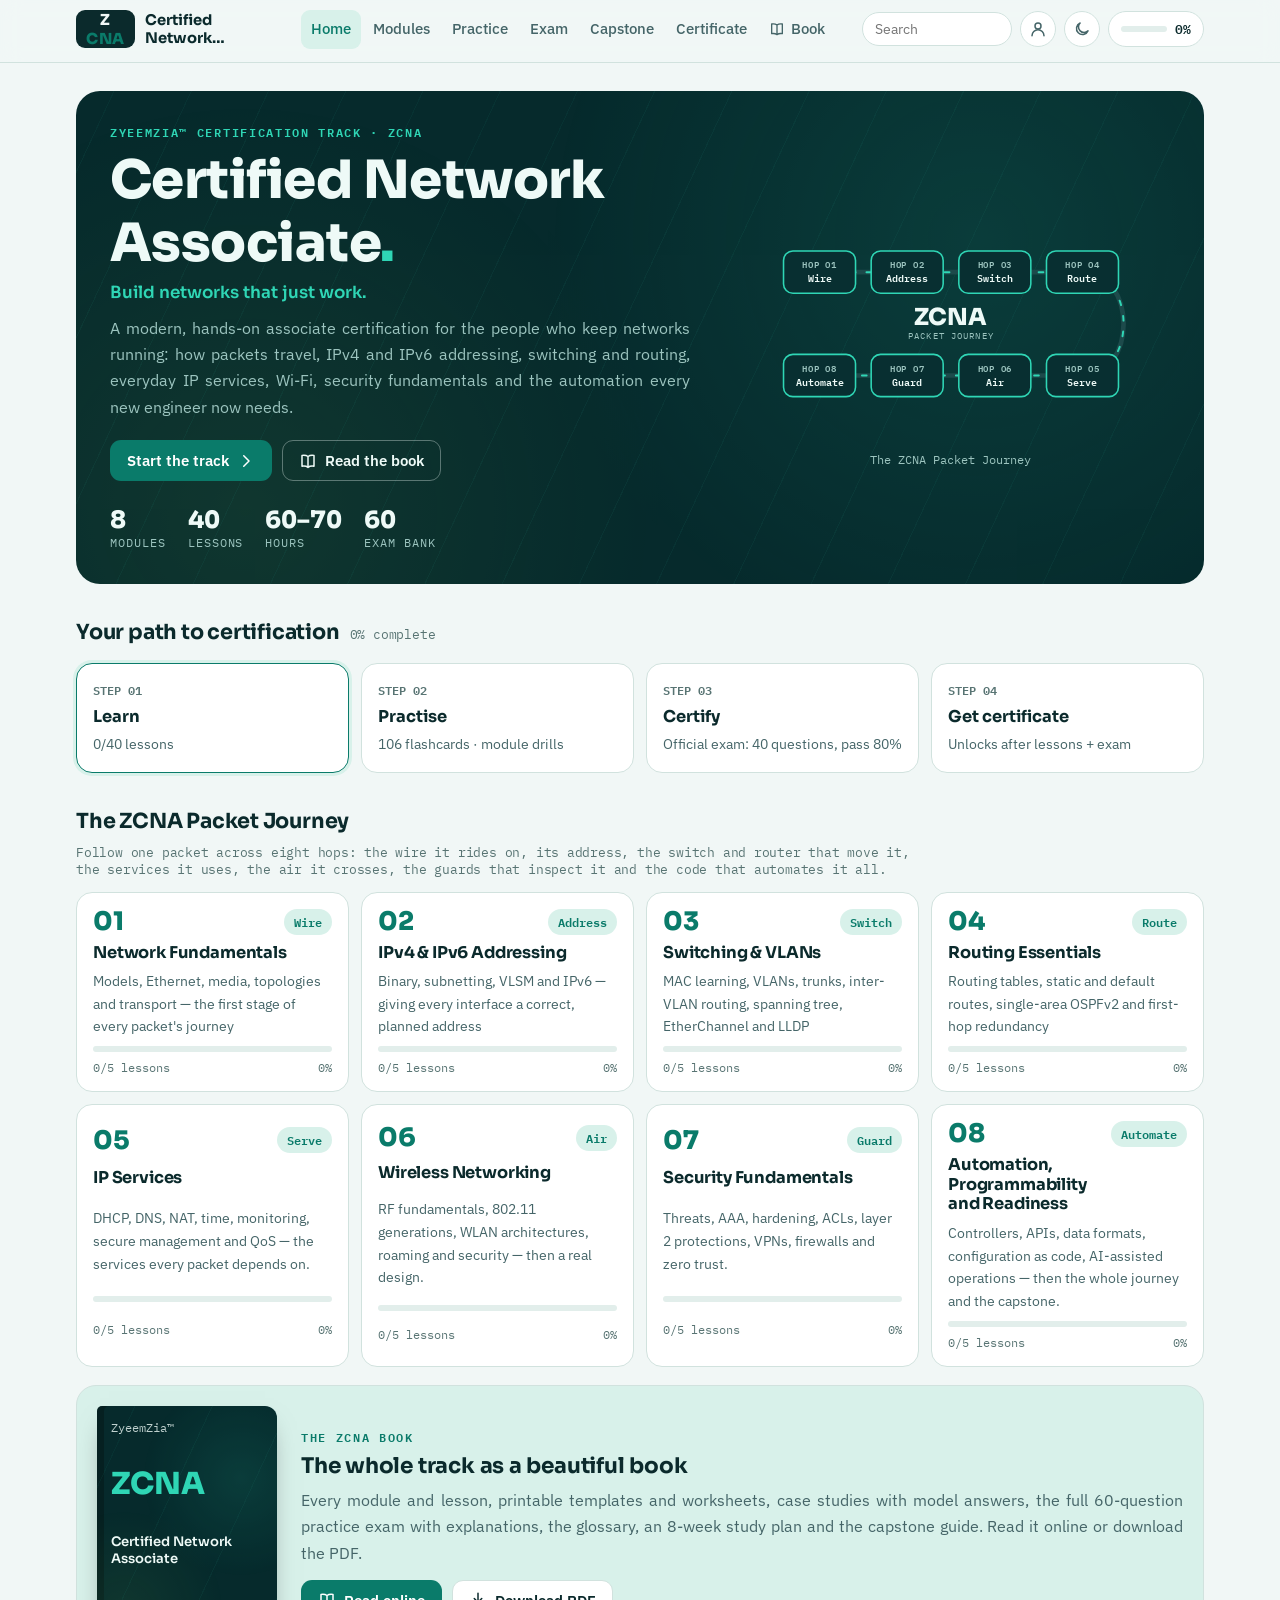
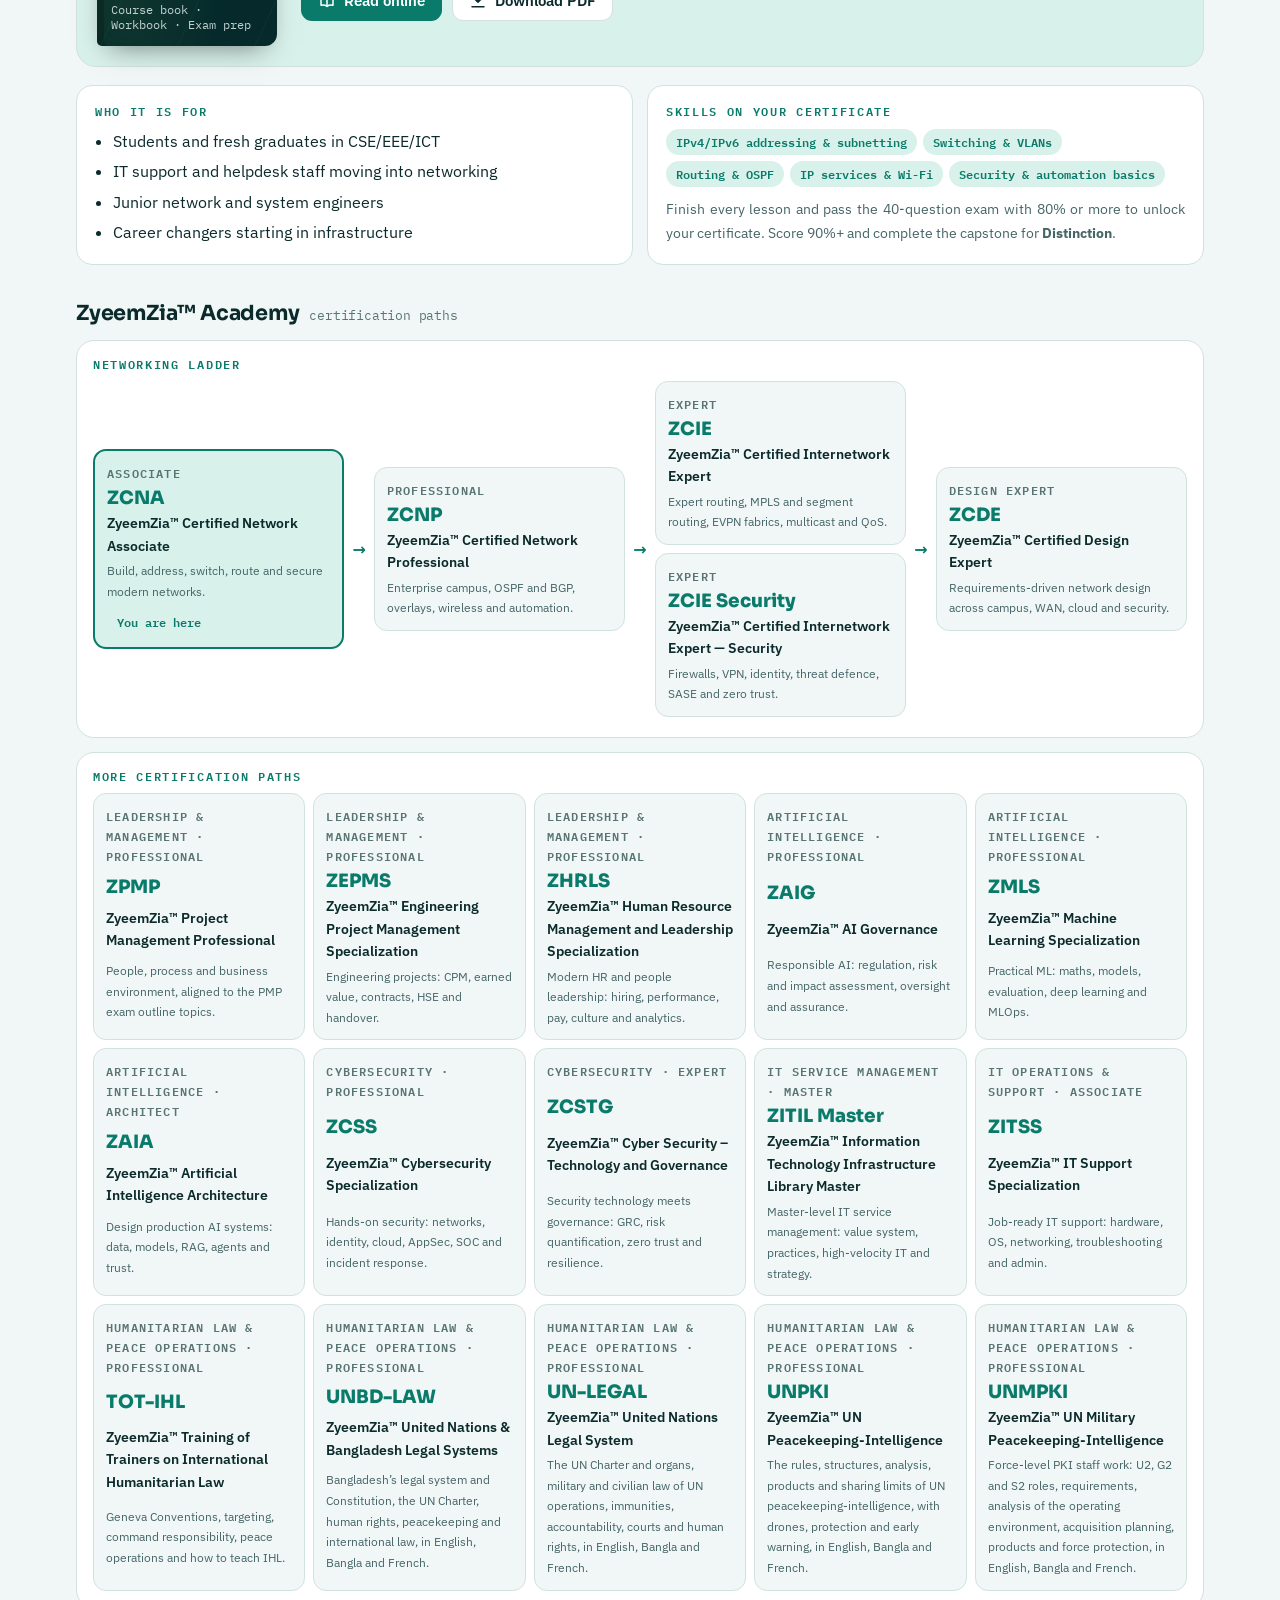
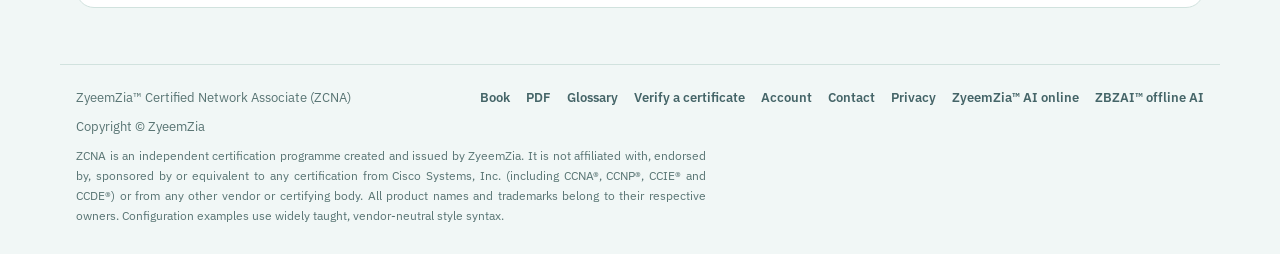
<file: index.html>
<!doctype html>
<html lang="en">
<head>
<meta charset="utf-8">
<meta name="viewport" content="width=device-width, initial-scale=1, viewport-fit=cover">
<title>ZyeemZia™ Certified Network Associate (ZCNA)</title>
<meta name="description" content="ZyeemZia™ Certified Network Associate (ZCNA): a modern associate networking certification track: fundamentals, IPv4/IPv6 subnetting, switching, routing, IP services, wireless, security and automation. Free online course, smart book and certificate. Independent programme, not affiliated with Cisco.">
<meta name="author" content="ZyeemZia">
<meta name="theme-color" content="#062a2c">
<link rel="icon" href="favicon.svg" type="image/svg+xml">
<link rel="canonical" href="https://zcna.zyeemzia.com/">
<meta property="og:type" content="website">
<meta property="og:site_name" content="ZyeemZia™ Certification Tracks">
<meta property="og:title" content="ZyeemZia™ Certified Network Associate (ZCNA)">
<meta property="og:description" content="ZyeemZia™ Certified Network Associate (ZCNA): a modern associate networking certification track: fundamentals, IPv4/IPv6 subnetting, switching, routing, IP services, wireless, security and automation. Free online course, smart book and certificate. Independent programme, not affiliated with Cisco.">
<meta property="og:url" content="https://zcna.zyeemzia.com/">
<meta property="og:image" content="https://zcna.zyeemzia.com/og-image.png">
<meta property="og:image:width" content="1200">
<meta property="og:image:height" content="630">
<meta name="twitter:card" content="summary_large_image">
<meta name="twitter:image" content="https://zcna.zyeemzia.com/og-image.png">
<script>try{var z=JSON.parse(localStorage.getItem("zcna.v1")||"{}").theme;if(z==="dark"||z==="light")document.documentElement.setAttribute("data-theme",z)}catch(e){}</script>
<link rel="stylesheet" href="fonts.css?v=66d4b9ed12">
<link rel="stylesheet" href="theme.css?v=4fc7e31caa">
<link rel="preload" href="fonts/IBMPlexSans-400-latin-a68a20.woff2" as="font" type="font/woff2" crossorigin>
<link rel="preload" href="fonts/Sora-500-latin-4fa0aa.woff2" as="font" type="font/woff2" crossorigin>
<link rel="stylesheet" href="app.css?v=2059a68e38">
</head>
<body>
<header class="topbar">
  <div class="topbar-in">
    <a class="brand" href="#home" aria-label="ZCNA home"><span class="brand-mark">Z<i>CNA</i></span><span class="brand-text"><b>Certified Network Associate</b><small>ZyeemZia™ Certification Track</small></span></a>
    <nav class="mainnav" id="mainnav" aria-label="Main"></nav>
    <div class="top-tools">
      <form class="search" id="searchForm" role="search"><input id="searchInput" type="search" placeholder="Search" aria-label="Search lessons and terms"></form>
      <a class="icon-btn search-icon" href="#search/" aria-label="Search"><svg viewBox="0 0 24 24" fill="none" stroke="currentColor" stroke-width="2" stroke-linecap="round" aria-hidden="true"><circle cx="11" cy="11" r="7"/><path d="M20 20l-4-4"/></svg></a>
      <a class="icon-btn" id="acctBtn" href="#account" aria-label="Sign in"></a>
      <button class="icon-btn" id="themeBtn" type="button" aria-label="Toggle dark mode"></button>
      <a class="prog-chip" id="progChip" href="#settings" aria-label="Your progress"></a>
    </div>
  </div>
  <div class="read-bar" id="readBar"></div>
</header>
<main id="view" class="view" tabindex="-1"><div class="boot" aria-label="Loading the course"><i></i><i></i><i></i></div></main>
<footer class="site-foot">
  <div class="row"><span>ZyeemZia™ Certified Network Associate (ZCNA)</span><span style="display:flex;gap:16px;flex-wrap:wrap"><a href="book.html" target="_blank" rel="noopener">Book</a><a href="ZCNA-Book.pdf" download>PDF</a><a href="#glossary">Glossary</a><a href="#verify/">Verify a certificate</a><a href="#account">Account</a><a href="#contact">Contact</a><a href="privacy.html">Privacy</a><a href="https://ai.zyeemzia.com/" target="_blank" rel="noopener">ZyeemZia™ AI online</a><a href="https://zbzai.zyeemzia.com/" target="_blank" rel="noopener">ZBZAI™ offline AI</a></span><span>Copyright © ZyeemZia</span></div>
  <p class="disc" id="disc"></p>
</footer>
<nav class="tabbar" id="tabbar" aria-label="Main mobile"></nav>
<div class="toast" id="toast" role="status" aria-live="polite" hidden></div>
<script defer src="core.js?v=756f940ff2"></script>
<script defer src="figures.js?v=d0575e00c2"></script>
<script defer src="family.js?v=e2194631f1"></script>
<script defer src="data/track.js?v=09e1d32bff"></script>
<script defer src="data/m1-4.js?v=1fa44242dc"></script>
<script defer src="data/m5-8.js?v=8b5a29dca6"></script>
<script defer src="app.js?v=317a90ee0c"></script>
<script>/* ZyeemZia house style: justified writing. Paragraphs and list text that read left-aligned are justified; centred text, headings, buttons and columns too narrow to justify cleanly stay as they are. Copyright © ZyeemZia */(function(){var S='p,li,dd,blockquote';function j(r){if(!r||!r.querySelectorAll)return;var L=r.querySelectorAll(S);for(var i=0;i<L.length;i++){var e=L[i];if(e.getAttribute('data-zj'))continue;e.setAttribute('data-zj','1');var a=getComputedStyle(e).textAlign;if(a==='start'||a==='left'||a==='-webkit-auto'){var w=e.clientWidth;if(!w||w>=280)e.style.textAlign='justify'}}}function go(){j(document);if(!window.MutationObserver)return;new MutationObserver(function(m){for(var i=0;i<m.length;i++){var N=m[i].addedNodes;for(var k=0;k<N.length;k++){var n=N[k];if(n.nodeType===1)j(n.matches&&n.matches(S)?n.parentNode:n)}}}).observe(document.body,{childList:true,subtree:true})}if(document.readyState==='loading')document.addEventListener('DOMContentLoaded',go);else go()})()</script>
</body>
</html>
</file>
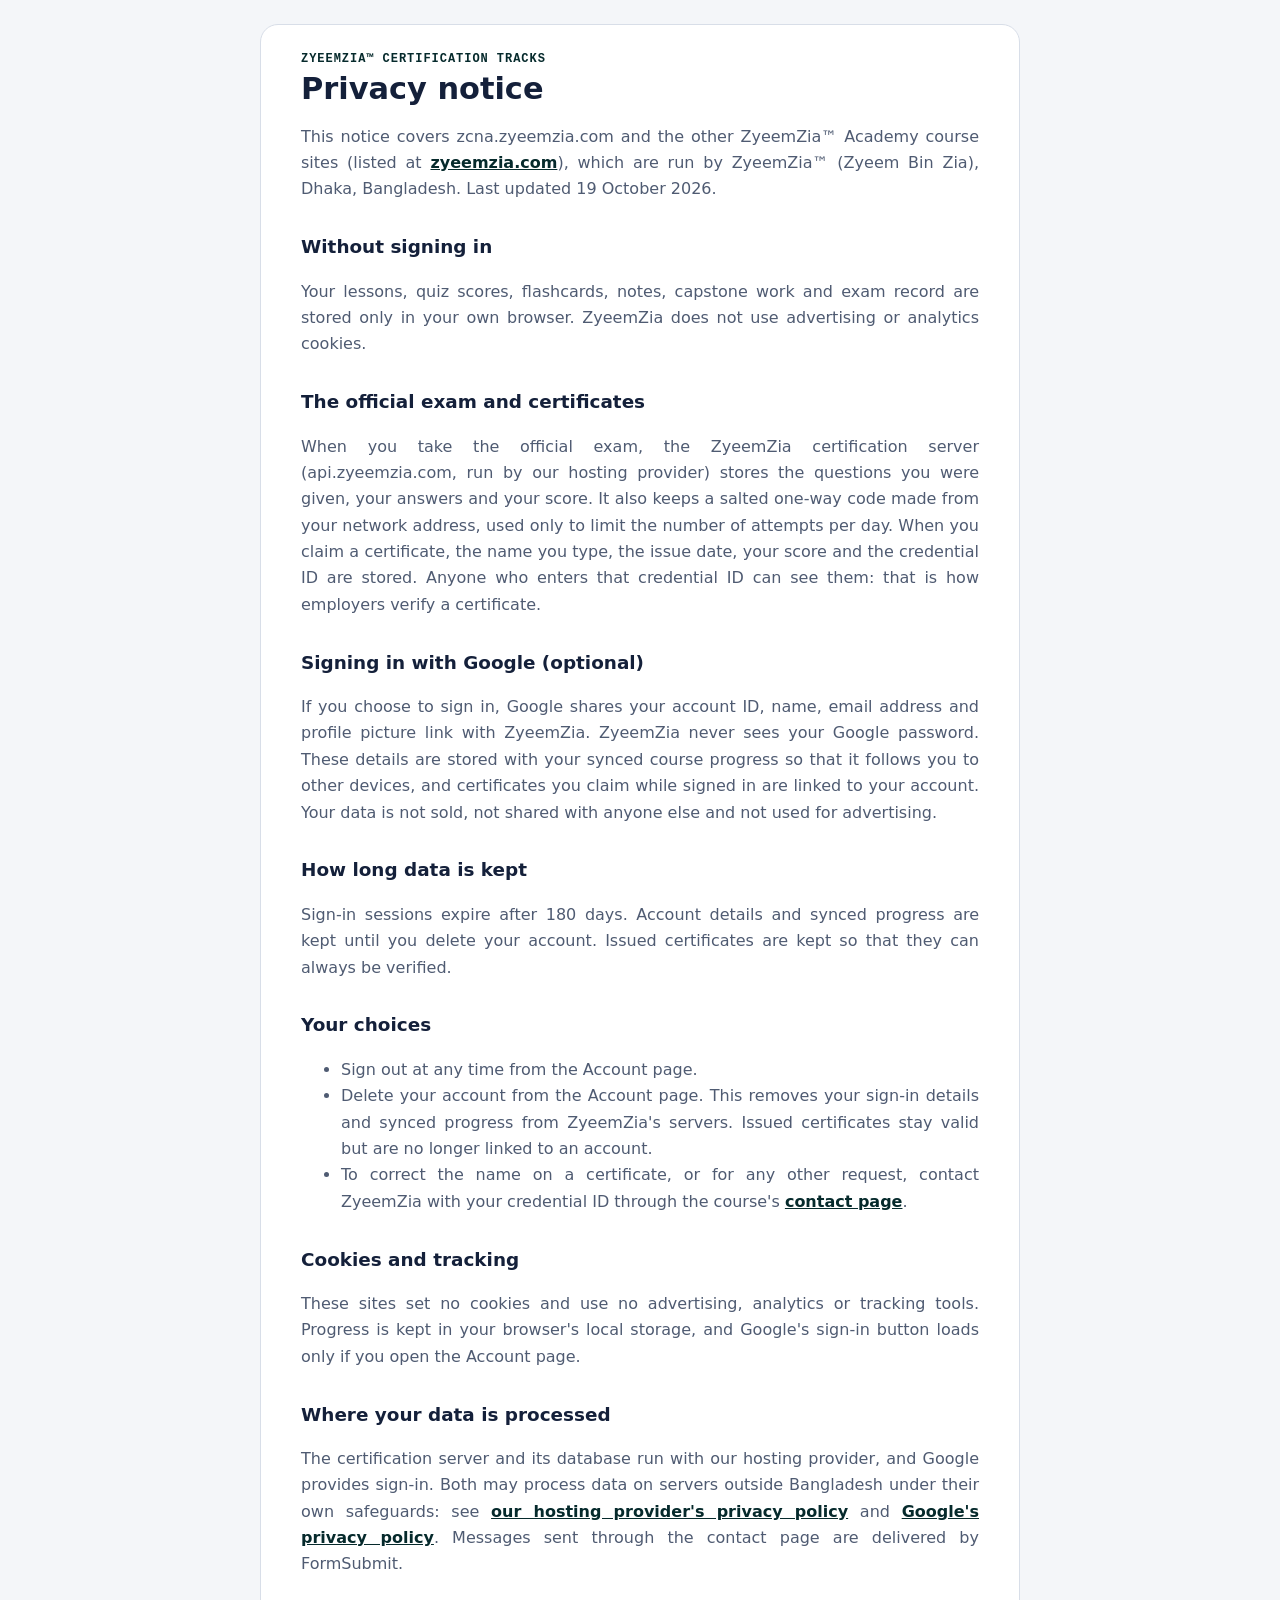
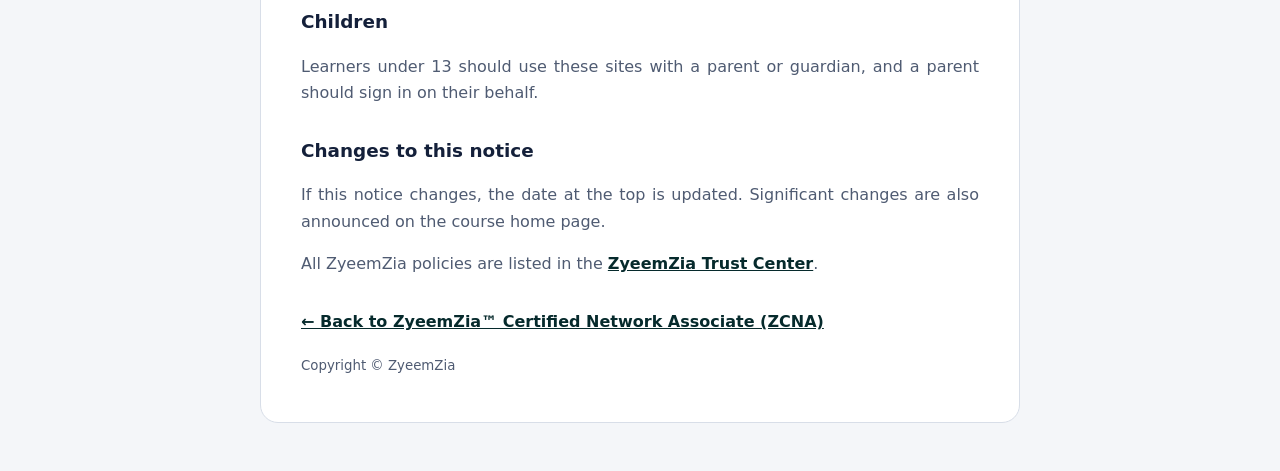
<file: privacy.html>
<!doctype html>
<html lang="en"><head><meta charset="utf-8"><meta name="viewport" content="width=device-width, initial-scale=1">
<title>Privacy notice · ZyeemZia™ ZCNA</title><meta name="description" content="How the ZyeemZia certification tracks handle your data."><link rel="icon" href="favicon.svg" type="image/svg+xml">
<style>:root{--bg:#f4f6f9;--card:#fff;--ink:#14203a;--mut:#4f5b72;--line:#d8dee8;--acc:#062a2c}@media (prefers-color-scheme:dark){:root{--bg:#0b1120;--card:#121a2c;--ink:#e8edf6;--mut:#a6b2c8;--line:#26324a;--acc:#2fd6b5;color-scheme:dark}}
*{box-sizing:border-box}body{margin:0;background:var(--bg);color:var(--ink);font:16px/1.65 "Segoe UI",system-ui,sans-serif;padding:24px 16px 48px}main{max-width:760px;margin:0 auto;background:var(--card);border:1px solid var(--line);border-radius:18px;padding:28px clamp(18px,5vw,40px)}
h1{font-size:1.9rem;line-height:1.2;margin:.2em 0 .4em}h2{font-size:1.15rem;margin:1.6em 0 .3em}p,li{color:var(--mut)}a{color:var(--acc);font-weight:600}.eb{font:700 .75rem/1 ui-monospace,Consolas,monospace;letter-spacing:.08em;text-transform:uppercase;color:var(--acc)}small{color:var(--mut)}</style><link rel="canonical" href="https://zcna.zyeemzia.com/privacy.html">
</head>
<body><main>
<div class="eb">ZyeemZia™ certification tracks</div>
<h1>Privacy notice</h1>
<p>This notice covers zcna.zyeemzia.com and the other ZyeemZia™ Academy course sites (listed at <a href="https://zyeemzia.com/#academy">zyeemzia.com</a>), which are run by ZyeemZia™ (Zyeem Bin Zia), Dhaka, Bangladesh. Last updated 19 October 2026.</p>
<h2>Without signing in</h2>
<p>Your lessons, quiz scores, flashcards, notes, capstone work and exam record are stored only in your own browser. ZyeemZia does not use advertising or analytics cookies.</p>
<h2>The official exam and certificates</h2>
<p>When you take the official exam, the ZyeemZia certification server (api.zyeemzia.com, run by our hosting provider) stores the questions you were given, your answers and your score. It also keeps a salted one-way code made from your network address, used only to limit the number of attempts per day. When you claim a certificate, the name you type, the issue date, your score and the credential ID are stored. Anyone who enters that credential ID can see them: that is how employers verify a certificate.</p>
<h2>Signing in with Google (optional)</h2>
<p>If you choose to sign in, Google shares your account ID, name, email address and profile picture link with ZyeemZia. ZyeemZia never sees your Google password. These details are stored with your synced course progress so that it follows you to other devices, and certificates you claim while signed in are linked to your account. Your data is not sold, not shared with anyone else and not used for advertising.</p>
<h2>How long data is kept</h2>
<p>Sign-in sessions expire after 180 days. Account details and synced progress are kept until you delete your account. Issued certificates are kept so that they can always be verified.</p>
<h2>Your choices</h2>
<ul><li>Sign out at any time from the Account page.</li><li>Delete your account from the Account page. This removes your sign-in details and synced progress from ZyeemZia's servers. Issued certificates stay valid but are no longer linked to an account.</li><li>To correct the name on a certificate, or for any other request, contact ZyeemZia with your credential ID through the course's <a href="./#contact">contact page</a>.</li></ul>
<h2>Cookies and tracking</h2>
<p>These sites set no cookies and use no advertising, analytics or tracking tools. Progress is kept in your browser's local storage, and Google's sign-in button loads only if you open the Account page.</p>
<h2>Where your data is processed</h2>
<p>The certification server and its database run with our hosting provider, and Google provides sign-in. Both may process data on servers outside Bangladesh under their own safeguards: see <a href="https://www.cloudflare.com/privacypolicy/">our hosting provider's privacy policy</a> and <a href="https://policies.google.com/privacy">Google's privacy policy</a>. Messages sent through the contact page are delivered by FormSubmit.</p>
<h2>Children</h2>
<p>Learners under 13 should use these sites with a parent or guardian, and a parent should sign in on their behalf.</p>
<h2>Changes to this notice</h2>
<p>If this notice changes, the date at the top is updated. Significant changes are also announced on the course home page.</p>
<p>All ZyeemZia policies are listed in the <a href="https://policy.zyeemzia.com/">ZyeemZia Trust Center</a>.</p>
<p style="margin-top:2em"><a href="./">← Back to ZyeemZia™ Certified Network Associate (ZCNA)</a></p>
<p><small>Copyright © ZyeemZia</small></p>
</main><script>/* ZyeemZia house style: justified writing. Paragraphs and list text that read left-aligned are justified; centred text, headings, buttons and columns too narrow to justify cleanly stay as they are. Copyright © ZyeemZia */(function(){var S='p,li,dd,blockquote';function j(r){if(!r||!r.querySelectorAll)return;var L=r.querySelectorAll(S);for(var i=0;i<L.length;i++){var e=L[i];if(e.getAttribute('data-zj'))continue;e.setAttribute('data-zj','1');var a=getComputedStyle(e).textAlign;if(a==='start'||a==='left'||a==='-webkit-auto'){var w=e.clientWidth;if(!w||w>=280)e.style.textAlign='justify'}}}function go(){j(document);if(!window.MutationObserver)return;new MutationObserver(function(m){for(var i=0;i<m.length;i++){var N=m[i].addedNodes;for(var k=0;k<N.length;k++){var n=N[k];if(n.nodeType===1)j(n.matches&&n.matches(S)?n.parentNode:n)}}}).observe(document.body,{childList:true,subtree:true})}if(document.readyState==='loading')document.addEventListener('DOMContentLoaded',go);else go()})()</script>
</body></html>
</file>
<file: fonts.css>
/* Bundled Google Fonts (SIL Open Font License) for offline use and PDF printing */
@font-face {
  font-family: 'Archivo';
  font-style: normal;
  font-weight: 600;
  font-stretch: 100%;
  font-display: swap;
  src: url(fonts/Archivo-600-latin-ext-20ba07.woff2) format('woff2');
  unicode-range: U+0100-02BA, U+02BD-02C5, U+02C7-02CC, U+02CE-02D7, U+02DD-02FF, U+0304, U+0308, U+0329, U+1D00-1DBF, U+1E00-1E9F, U+1EF2-1EFF, U+2020, U+20A0-20AB, U+20AD-20C4, U+2113, U+2C60-2C7F, U+A720-A7FF;
}
@font-face {
  font-family: 'Archivo';
  font-style: normal;
  font-weight: 600;
  font-stretch: 100%;
  font-display: swap;
  src: url(fonts/Archivo-600-latin-79dc5e.woff2) format('woff2');
  unicode-range: U+0000-00FF, U+0131, U+0152-0153, U+02BB-02BC, U+02C6, U+02DA, U+02DC, U+0304, U+0308, U+0329, U+2000-206F, U+20AC, U+2122, U+2191, U+2193, U+2212, U+2215, U+FEFF, U+FFFD;
}
@font-face {
  font-family: 'Archivo';
  font-style: normal;
  font-weight: 700;
  font-stretch: 100%;
  font-display: swap;
  src: url(fonts/Archivo-600-latin-ext-20ba07.woff2) format('woff2');
  unicode-range: U+0100-02BA, U+02BD-02C5, U+02C7-02CC, U+02CE-02D7, U+02DD-02FF, U+0304, U+0308, U+0329, U+1D00-1DBF, U+1E00-1E9F, U+1EF2-1EFF, U+2020, U+20A0-20AB, U+20AD-20C4, U+2113, U+2C60-2C7F, U+A720-A7FF;
}
@font-face {
  font-family: 'Archivo';
  font-style: normal;
  font-weight: 700;
  font-stretch: 100%;
  font-display: swap;
  src: url(fonts/Archivo-600-latin-79dc5e.woff2) format('woff2');
  unicode-range: U+0000-00FF, U+0131, U+0152-0153, U+02BB-02BC, U+02C6, U+02DA, U+02DC, U+0304, U+0308, U+0329, U+2000-206F, U+20AC, U+2122, U+2191, U+2193, U+2212, U+2215, U+FEFF, U+FFFD;
}
@font-face {
  font-family: 'Archivo';
  font-style: normal;
  font-weight: 800;
  font-stretch: 100%;
  font-display: swap;
  src: url(fonts/Archivo-600-latin-ext-20ba07.woff2) format('woff2');
  unicode-range: U+0100-02BA, U+02BD-02C5, U+02C7-02CC, U+02CE-02D7, U+02DD-02FF, U+0304, U+0308, U+0329, U+1D00-1DBF, U+1E00-1E9F, U+1EF2-1EFF, U+2020, U+20A0-20AB, U+20AD-20C4, U+2113, U+2C60-2C7F, U+A720-A7FF;
}
@font-face {
  font-family: 'Archivo';
  font-style: normal;
  font-weight: 800;
  font-stretch: 100%;
  font-display: swap;
  src: url(fonts/Archivo-600-latin-79dc5e.woff2) format('woff2');
  unicode-range: U+0000-00FF, U+0131, U+0152-0153, U+02BB-02BC, U+02C6, U+02DA, U+02DC, U+0304, U+0308, U+0329, U+2000-206F, U+20AC, U+2122, U+2191, U+2193, U+2212, U+2215, U+FEFF, U+FFFD;
}
@font-face {
  font-family: 'IBM Plex Mono';
  font-style: normal;
  font-weight: 400;
  font-display: swap;
  src: url(fonts/IBMPlexMono-400-latin-ext-7f25d9.woff2) format('woff2');
  unicode-range: U+0100-02BA, U+02BD-02C5, U+02C7-02CC, U+02CE-02D7, U+02DD-02FF, U+0304, U+0308, U+0329, U+1D00-1DBF, U+1E00-1E9F, U+1EF2-1EFF, U+2020, U+20A0-20AB, U+20AD-20C4, U+2113, U+2C60-2C7F, U+A720-A7FF;
}
@font-face {
  font-family: 'IBM Plex Mono';
  font-style: normal;
  font-weight: 400;
  font-display: swap;
  src: url(fonts/IBMPlexMono-400-latin-d196e8.woff2) format('woff2');
  unicode-range: U+0000-00FF, U+0131, U+0152-0153, U+02BB-02BC, U+02C6, U+02DA, U+02DC, U+0304, U+0308, U+0329, U+2000-206F, U+20AC, U+2122, U+2191, U+2193, U+2212, U+2215, U+FEFF, U+FFFD;
}
@font-face {
  font-family: 'IBM Plex Mono';
  font-style: normal;
  font-weight: 600;
  font-display: swap;
  src: url(fonts/IBMPlexMono-600-latin-ext-bf8910.woff2) format('woff2');
  unicode-range: U+0100-02BA, U+02BD-02C5, U+02C7-02CC, U+02CE-02D7, U+02DD-02FF, U+0304, U+0308, U+0329, U+1D00-1DBF, U+1E00-1E9F, U+1EF2-1EFF, U+2020, U+20A0-20AB, U+20AD-20C4, U+2113, U+2C60-2C7F, U+A720-A7FF;
}
@font-face {
  font-family: 'IBM Plex Mono';
  font-style: normal;
  font-weight: 600;
  font-display: swap;
  src: url(fonts/IBMPlexMono-600-latin-9b8270.woff2) format('woff2');
  unicode-range: U+0000-00FF, U+0131, U+0152-0153, U+02BB-02BC, U+02C6, U+02DA, U+02DC, U+0304, U+0308, U+0329, U+2000-206F, U+20AC, U+2122, U+2191, U+2193, U+2212, U+2215, U+FEFF, U+FFFD;
}
@font-face {
  font-family: 'IBM Plex Sans';
  font-style: italic;
  font-weight: 400;
  font-stretch: 100%;
  font-display: swap;
  src: url(fonts/IBMPlexSans-400i-latin-ext-77f5d9.woff2) format('woff2');
  unicode-range: U+0100-02BA, U+02BD-02C5, U+02C7-02CC, U+02CE-02D7, U+02DD-02FF, U+0304, U+0308, U+0329, U+1D00-1DBF, U+1E00-1E9F, U+1EF2-1EFF, U+2020, U+20A0-20AB, U+20AD-20C4, U+2113, U+2C60-2C7F, U+A720-A7FF;
}
@font-face {
  font-family: 'IBM Plex Sans';
  font-style: italic;
  font-weight: 400;
  font-stretch: 100%;
  font-display: swap;
  src: url(fonts/IBMPlexSans-400i-latin-46a3d9.woff2) format('woff2');
  unicode-range: U+0000-00FF, U+0131, U+0152-0153, U+02BB-02BC, U+02C6, U+02DA, U+02DC, U+0304, U+0308, U+0329, U+2000-206F, U+20AC, U+2122, U+2191, U+2193, U+2212, U+2215, U+FEFF, U+FFFD;
}
@font-face {
  font-family: 'IBM Plex Sans';
  font-style: normal;
  font-weight: 400;
  font-stretch: 100%;
  font-display: swap;
  src: url(fonts/IBMPlexSans-400-latin-ext-71c30c.woff2) format('woff2');
  unicode-range: U+0100-02BA, U+02BD-02C5, U+02C7-02CC, U+02CE-02D7, U+02DD-02FF, U+0304, U+0308, U+0329, U+1D00-1DBF, U+1E00-1E9F, U+1EF2-1EFF, U+2020, U+20A0-20AB, U+20AD-20C4, U+2113, U+2C60-2C7F, U+A720-A7FF;
}
@font-face {
  font-family: 'IBM Plex Sans';
  font-style: normal;
  font-weight: 400;
  font-stretch: 100%;
  font-display: swap;
  src: url(fonts/IBMPlexSans-400-latin-a68a20.woff2) format('woff2');
  unicode-range: U+0000-00FF, U+0131, U+0152-0153, U+02BB-02BC, U+02C6, U+02DA, U+02DC, U+0304, U+0308, U+0329, U+2000-206F, U+20AC, U+2122, U+2191, U+2193, U+2212, U+2215, U+FEFF, U+FFFD;
}
@font-face {
  font-family: 'IBM Plex Sans';
  font-style: normal;
  font-weight: 500;
  font-stretch: 100%;
  font-display: swap;
  src: url(fonts/IBMPlexSans-400-latin-ext-71c30c.woff2) format('woff2');
  unicode-range: U+0100-02BA, U+02BD-02C5, U+02C7-02CC, U+02CE-02D7, U+02DD-02FF, U+0304, U+0308, U+0329, U+1D00-1DBF, U+1E00-1E9F, U+1EF2-1EFF, U+2020, U+20A0-20AB, U+20AD-20C4, U+2113, U+2C60-2C7F, U+A720-A7FF;
}
@font-face {
  font-family: 'IBM Plex Sans';
  font-style: normal;
  font-weight: 500;
  font-stretch: 100%;
  font-display: swap;
  src: url(fonts/IBMPlexSans-400-latin-a68a20.woff2) format('woff2');
  unicode-range: U+0000-00FF, U+0131, U+0152-0153, U+02BB-02BC, U+02C6, U+02DA, U+02DC, U+0304, U+0308, U+0329, U+2000-206F, U+20AC, U+2122, U+2191, U+2193, U+2212, U+2215, U+FEFF, U+FFFD;
}
@font-face {
  font-family: 'IBM Plex Sans';
  font-style: normal;
  font-weight: 600;
  font-stretch: 100%;
  font-display: swap;
  src: url(fonts/IBMPlexSans-400-latin-ext-71c30c.woff2) format('woff2');
  unicode-range: U+0100-02BA, U+02BD-02C5, U+02C7-02CC, U+02CE-02D7, U+02DD-02FF, U+0304, U+0308, U+0329, U+1D00-1DBF, U+1E00-1E9F, U+1EF2-1EFF, U+2020, U+20A0-20AB, U+20AD-20C4, U+2113, U+2C60-2C7F, U+A720-A7FF;
}
@font-face {
  font-family: 'IBM Plex Sans';
  font-style: normal;
  font-weight: 600;
  font-stretch: 100%;
  font-display: swap;
  src: url(fonts/IBMPlexSans-400-latin-a68a20.woff2) format('woff2');
  unicode-range: U+0000-00FF, U+0131, U+0152-0153, U+02BB-02BC, U+02C6, U+02DA, U+02DC, U+0304, U+0308, U+0329, U+2000-206F, U+20AC, U+2122, U+2191, U+2193, U+2212, U+2215, U+FEFF, U+FFFD;
}
@font-face {
  font-family: 'IBM Plex Sans';
  font-style: normal;
  font-weight: 700;
  font-stretch: 100%;
  font-display: swap;
  src: url(fonts/IBMPlexSans-400-latin-ext-71c30c.woff2) format('woff2');
  unicode-range: U+0100-02BA, U+02BD-02C5, U+02C7-02CC, U+02CE-02D7, U+02DD-02FF, U+0304, U+0308, U+0329, U+1D00-1DBF, U+1E00-1E9F, U+1EF2-1EFF, U+2020, U+20A0-20AB, U+20AD-20C4, U+2113, U+2C60-2C7F, U+A720-A7FF;
}
@font-face {
  font-family: 'IBM Plex Sans';
  font-style: normal;
  font-weight: 700;
  font-stretch: 100%;
  font-display: swap;
  src: url(fonts/IBMPlexSans-400-latin-a68a20.woff2) format('woff2');
  unicode-range: U+0000-00FF, U+0131, U+0152-0153, U+02BB-02BC, U+02C6, U+02DA, U+02DC, U+0304, U+0308, U+0329, U+2000-206F, U+20AC, U+2122, U+2191, U+2193, U+2212, U+2215, U+FEFF, U+FFFD;
}
@font-face {
  font-family: 'Sora';
  font-style: normal;
  font-weight: 500;
  font-display: swap;
  src: url(fonts/Sora-500-latin-ext-f9e5e3.woff2) format('woff2');
  unicode-range: U+0100-02BA, U+02BD-02C5, U+02C7-02CC, U+02CE-02D7, U+02DD-02FF, U+0304, U+0308, U+0329, U+1D00-1DBF, U+1E00-1E9F, U+1EF2-1EFF, U+2020, U+20A0-20AB, U+20AD-20C4, U+2113, U+2C60-2C7F, U+A720-A7FF;
}
@font-face {
  font-family: 'Sora';
  font-style: normal;
  font-weight: 500;
  font-display: swap;
  src: url(fonts/Sora-500-latin-4fa0aa.woff2) format('woff2');
  unicode-range: U+0000-00FF, U+0131, U+0152-0153, U+02BB-02BC, U+02C6, U+02DA, U+02DC, U+0304, U+0308, U+0329, U+2000-206F, U+20AC, U+2122, U+2191, U+2193, U+2212, U+2215, U+FEFF, U+FFFD;
}
@font-face {
  font-family: 'Sora';
  font-style: normal;
  font-weight: 600;
  font-display: swap;
  src: url(fonts/Sora-500-latin-ext-f9e5e3.woff2) format('woff2');
  unicode-range: U+0100-02BA, U+02BD-02C5, U+02C7-02CC, U+02CE-02D7, U+02DD-02FF, U+0304, U+0308, U+0329, U+1D00-1DBF, U+1E00-1E9F, U+1EF2-1EFF, U+2020, U+20A0-20AB, U+20AD-20C4, U+2113, U+2C60-2C7F, U+A720-A7FF;
}
@font-face {
  font-family: 'Sora';
  font-style: normal;
  font-weight: 600;
  font-display: swap;
  src: url(fonts/Sora-500-latin-4fa0aa.woff2) format('woff2');
  unicode-range: U+0000-00FF, U+0131, U+0152-0153, U+02BB-02BC, U+02C6, U+02DA, U+02DC, U+0304, U+0308, U+0329, U+2000-206F, U+20AC, U+2122, U+2191, U+2193, U+2212, U+2215, U+FEFF, U+FFFD;
}
@font-face {
  font-family: 'Sora';
  font-style: normal;
  font-weight: 700;
  font-display: swap;
  src: url(fonts/Sora-500-latin-ext-f9e5e3.woff2) format('woff2');
  unicode-range: U+0100-02BA, U+02BD-02C5, U+02C7-02CC, U+02CE-02D7, U+02DD-02FF, U+0304, U+0308, U+0329, U+1D00-1DBF, U+1E00-1E9F, U+1EF2-1EFF, U+2020, U+20A0-20AB, U+20AD-20C4, U+2113, U+2C60-2C7F, U+A720-A7FF;
}
@font-face {
  font-family: 'Sora';
  font-style: normal;
  font-weight: 700;
  font-display: swap;
  src: url(fonts/Sora-500-latin-4fa0aa.woff2) format('woff2');
  unicode-range: U+0000-00FF, U+0131, U+0152-0153, U+02BB-02BC, U+02C6, U+02DA, U+02DC, U+0304, U+0308, U+0329, U+2000-206F, U+20AC, U+2122, U+2191, U+2193, U+2212, U+2215, U+FEFF, U+FFFD;
}
@font-face {
  font-family: 'Sora';
  font-style: normal;
  font-weight: 800;
  font-display: swap;
  src: url(fonts/Sora-500-latin-ext-f9e5e3.woff2) format('woff2');
  unicode-range: U+0100-02BA, U+02BD-02C5, U+02C7-02CC, U+02CE-02D7, U+02DD-02FF, U+0304, U+0308, U+0329, U+1D00-1DBF, U+1E00-1E9F, U+1EF2-1EFF, U+2020, U+20A0-20AB, U+20AD-20C4, U+2113, U+2C60-2C7F, U+A720-A7FF;
}
@font-face {
  font-family: 'Sora';
  font-style: normal;
  font-weight: 800;
  font-display: swap;
  src: url(fonts/Sora-500-latin-4fa0aa.woff2) format('woff2');
  unicode-range: U+0000-00FF, U+0131, U+0152-0153, U+02BB-02BC, U+02C6, U+02DA, U+02DC, U+0304, U+0308, U+0329, U+2000-206F, U+20AC, U+2122, U+2191, U+2193, U+2212, U+2215, U+FEFF, U+FFFD;
}
</file>
<file: theme.css>
/* ZCNA — "fibre optic": deep teal glass, signal teal and lime; glowing fibre-strand motif. */
:root {
  --bg: #f1f7f6; --surface: #ffffff; --surface-2: #e2eeeb; --ink: #0b2a2c; --ink-2: #456568; --ink-3: #587473; --line: #d1e2de;
  --accent: #0a7b6a; --accent-ink: #ffffff; --accent-soft: #d8f1ea; --accent-2: #447b0e; --accent-2-soft: #e5f1d6;
  --good: #1d7a4b; --good-soft: #dcf1e4; --bad: #b42a2a; --bad-soft: #f9e2e0; --warn: #b77800; --warn-soft: #fbefd3; --on-status: #ffffff;
  --hero-bg: #062a2c; --hero-ink: #eefaf7; --hero-ink-2: #9cc4bf; --hero-accent: #2fd6b5;
  --motif: repeating-linear-gradient(115deg, transparent 0 34px, rgba(47,214,181,.10) 34px 35px, transparent 35px 70px), radial-gradient(circle at 80% 30%, rgba(47,214,181,.22), transparent 45%), radial-gradient(circle at 15% 85%, rgba(155,225,93,.14), transparent 40%);
  --sg-line: #1d4a4b; --sg-accent: #2fd6b5; --sg-accent-2: #9be15d; --sg-node: #082f31; --sg-ink: #eefaf7; --sg-ink-2: #9cc4bf;
  --f-display: "Sora", "IBM Plex Sans", "Segoe UI", sans-serif; --f-body: "IBM Plex Sans", "Segoe UI", system-ui, sans-serif; --f-mono: "IBM Plex Mono", Consolas, monospace;
  --radius: 16px;
}
@media (prefers-color-scheme: dark) {
  :root:not([data-theme="light"]) {
  --bg: #061416; --surface: #0c1f21; --surface-2: #132c2e; --ink: #e3f3f0; --ink-2: #9cc4bf; --ink-3: #658e8b; --line: #1c3a3b;
  --accent: #2fd6b5; --accent-ink: #03201b; --accent-soft: #0e3430; --accent-2: #9be15d; --accent-2-soft: #1d3110;
  --good: #5bd39a; --good-soft: #10301f; --bad: #ff7a7a; --bad-soft: #3a1616; --warn: #f2b84c; --warn-soft: #3a2c10; --on-status: #061416;
  color-scheme: dark;
  }
}
:root[data-theme="dark"] {
  --bg: #061416; --surface: #0c1f21; --surface-2: #132c2e; --ink: #e3f3f0; --ink-2: #9cc4bf; --ink-3: #658e8b; --line: #1c3a3b;
  --accent: #2fd6b5; --accent-ink: #03201b; --accent-soft: #0e3430; --accent-2: #9be15d; --accent-2-soft: #1d3110;
  --good: #5bd39a; --good-soft: #10301f; --bad: #ff7a7a; --bad-soft: #3a1616; --warn: #f2b84c; --warn-soft: #3a2c10; --on-status: #061416;
  color-scheme: dark;
}
</file>
<file: app.css>
/* ZyeemZia certification engine — site styles. Colours and faces come from theme.css (per track). */
/* Form controls use the page font; browsers otherwise fall back to Arial. */
button, input, select, textarea { font-family: inherit; }
/* Small print never drops below 12px on screen. */
small { font-size: max(12px, .85em); }
* { box-sizing: border-box; }
[hidden] { display: none !important; }
html { -webkit-text-size-adjust: 100%; }
body { margin: 0; background: var(--bg); color: var(--ink); font: 16px/1.65 var(--f-body); }
a { color: var(--accent); }
button { font: inherit; color: inherit; }
:focus-visible { outline: 3px solid var(--accent-2); outline-offset: 2px; border-radius: 6px; }
h1, h2, h3, h4 { margin: 0; line-height: 1.2; text-wrap: balance; font-family: var(--f-display); letter-spacing: -.01em; }
p { margin: 0; }
code { font: .9em var(--f-mono); background: var(--surface-2); padding: 1px 6px; border-radius: 5px; }
.muted { color: var(--ink-2); }
.eyebrow { font: 600 max(12px, .75rem)/1.2 var(--f-mono); letter-spacing: .14em; text-transform: uppercase; color: var(--accent); }

/* ---------- chrome ---------- */
.topbar { position: sticky; top: 0; padding-top: env(safe-area-inset-top, 0px); z-index: 30; background: color-mix(in srgb, var(--bg) 88%, transparent); backdrop-filter: blur(10px) saturate(1.3); -webkit-backdrop-filter: blur(10px) saturate(1.3); border-bottom: 1px solid var(--line); }
.topbar-in { max-width: 1160px; margin: 0 auto; display: flex; align-items: center; gap: 16px; padding-block: 10px; padding-left: max(16px, env(safe-area-inset-left, 0px)); padding-right: max(16px, env(safe-area-inset-right, 0px)); }
.brand { display: flex; align-items: center; gap: 10px; text-decoration: none; color: var(--ink); flex-shrink: 0; }
.brand-mark { height: 38px; padding: 0 10px; display: grid; place-items: center; background: var(--ink); color: var(--bg); font: 800 .95rem var(--f-display); letter-spacing: .04em; border-radius: 9px; }
.brand-mark i { font-style: normal; color: var(--accent); }
.brand-text { display: flex; flex-direction: column; line-height: 1.15; }
.brand-text b { font: 700 .92rem var(--f-display); }
.brand-text small { font: 500 max(12px, .75rem) var(--f-mono); color: var(--ink-2); letter-spacing: .04em; }
.mainnav { display: flex; gap: 2px; margin-left: 8px; }
.mainnav a { text-decoration: none; color: var(--ink-2); padding: 7px 10px; border-radius: 9px; font-weight: 500; font-size: .93rem; white-space: nowrap; display: inline-flex; gap: 6px; align-items: center; }
.mainnav a:hover { background: var(--surface-2); color: var(--ink); }
.mainnav a[aria-current="page"] { color: var(--accent); background: var(--accent-soft); }
.mainnav svg { width: 16px; height: 16px; }
.top-tools { margin-left: auto; display: flex; gap: 8px; align-items: center; }
.icon-btn { width: 36px; height: 36px; border-radius: 50%; border: 1px solid var(--line); background: var(--surface); display: grid; place-items: center; cursor: pointer; color: var(--ink-2); }
.icon-btn svg, .btn svg, .tabbar svg { width: 18px; height: 18px; }
.prog-chip { display: inline-flex; align-items: center; gap: 8px; text-decoration: none; color: var(--ink); font: 600 .82rem var(--f-mono); background: var(--surface); border: 1px solid var(--line); padding: 6px 12px; border-radius: 999px; font-variant-numeric: tabular-nums; white-space: nowrap; }
.prog-chip i { width: 46px; height: 6px; border-radius: 9px; background: var(--surface-2); overflow: hidden; display: inline-block; }
.prog-chip i b { display: block; height: 100%; background: var(--accent); }
.read-bar { height: 3px; width: 100%; background: var(--accent); transform: scaleX(0); transform-origin: 0 50%; transition: transform .15s; }
.tabbar { display: none; }
.view { max-width: 1160px; margin: 0 auto; outline: none; padding-block: 28px 56px; padding-left: max(16px, env(safe-area-inset-left, 0px)); padding-right: max(16px, env(safe-area-inset-right, 0px)); }
.site-foot { max-width: 1160px; margin: 0 auto; padding-block: 22px 28px; padding-left: max(16px, env(safe-area-inset-left, 0px)); padding-right: max(16px, env(safe-area-inset-right, 0px)); border-top: 1px solid var(--line); color: var(--ink-3); font-size: .82rem; display: grid; gap: 8px; }
.site-foot .row { display: flex; gap: 8px 18px; flex-wrap: wrap; justify-content: space-between; }
.site-foot a { color: var(--ink-2); text-decoration: none; font-weight: 600; }
.site-foot .disc { font-size: max(12px, .76rem); max-width: 90ch; }

/* ---------- common ---------- */
.btn { display: inline-flex; align-items: center; justify-content: center; gap: 8px; border: 1px solid var(--line); background: var(--surface); color: var(--ink); padding: 10px 16px; border-radius: 11px; cursor: pointer; font-weight: 600; text-decoration: none; font-size: .95rem; line-height: 1.25; }
.btn:hover { border-color: var(--ink-3); }
.btn-primary { background: var(--accent); color: var(--accent-ink); border-color: transparent; }
.btn-primary:hover { filter: brightness(1.07); border-color: transparent; }
.btn-dark { background: var(--ink); color: var(--bg); border-color: transparent; }
.btn-ghost { background: none; border-color: transparent; color: var(--ink-2); }
.btn-sm { padding: 6px 11px; font-size: .85rem; border-radius: 9px; }
.btn[disabled] { opacity: .45; cursor: not-allowed; }
.chip { display: inline-flex; align-items: center; gap: 5px; padding: 3px 10px; border-radius: 999px; font: 600 max(12px, .76rem) var(--f-mono); background: var(--surface-2); color: var(--ink-2); white-space: nowrap; }
.chip.ok { background: var(--good-soft); color: var(--good); }
.chip.acc { background: var(--accent-soft); color: var(--accent); }
.chips { display: flex; flex-wrap: wrap; gap: 6px; }
.card { background: var(--surface); border: 1px solid var(--line); border-radius: var(--radius); }
.page-head { display: grid; gap: 6px; margin-bottom: 22px; }
.page-title { font-size: clamp(1.7rem, 3.4vw, 2.4rem); }
.section-title { font-size: 1.3rem; margin: 36px 0 14px; display: flex; align-items: baseline; gap: 10px; flex-wrap: wrap; }
.section-title small { font: 500 .8rem var(--f-mono); color: var(--ink-3); }
.bar { height: 6px; border-radius: 9px; background: var(--surface-2); overflow: hidden; }
.bar > i { display: block; height: 100%; background: var(--accent); }
.empty { text-align: center; padding: 48px 20px; color: var(--ink-2); border: 1px dashed var(--line); border-radius: 18px; }

/* ---------- home ---------- */
.hero { position: relative; overflow: hidden; display: grid; grid-template-columns: minmax(0, 1.15fr) minmax(0, .85fr); gap: 28px; align-items: center; padding: 34px; border-radius: 24px; background: var(--hero-bg); color: var(--hero-ink); }
.hero .motif { position: absolute; inset: 0; pointer-events: none; opacity: .5; background: var(--motif); }
.hero > *:not(.motif) { position: relative; min-width: 0; }
.hero .eyebrow { color: var(--hero-accent); }
.hero h1 { font-size: clamp(2rem, 4.6vw, 3.3rem); font-weight: 800; margin: 10px 0 6px; color: var(--hero-ink); }
.hero h1 span { color: var(--hero-accent); }
.hero .tag { font: 600 1.05rem var(--f-display); color: var(--hero-accent); }
.hero .lead { color: var(--hero-ink-2); max-width: 58ch; margin-top: 12px; }
.hero-actions { display: flex; gap: 10px; flex-wrap: wrap; margin-top: 20px; }
.hero .btn:not(.btn-primary) { background: transparent; color: var(--hero-ink); border-color: color-mix(in srgb, var(--hero-ink) 35%, transparent); }
.hero-stats { display: flex; gap: 22px; flex-wrap: wrap; margin-top: 24px; }
.hero-stats div { display: grid; }
.hero-stats b { font: 800 1.5rem var(--f-display); color: var(--hero-ink); font-variant-numeric: tabular-nums; }
.hero-stats span { font: 500 max(12px, .75rem) var(--f-mono); color: var(--hero-ink-2); text-transform: uppercase; letter-spacing: .08em; }
.hero-sig { display: grid; justify-items: center; gap: 8px; }
.hero-sig .sg { width: 100%; max-width: 360px; height: auto; }
.hero-sig figcaption { font: 500 max(12px, .78rem) var(--f-mono); color: var(--hero-ink-2); text-align: center; }

.path { display: grid; grid-template-columns: repeat(4, minmax(0, 1fr)); gap: 12px; margin-top: 18px; }
.path-step { padding: 16px; border-radius: 16px; background: var(--surface); border: 1px solid var(--line); display: grid; gap: 6px; position: relative; }
.path-step .n { font: 700 max(12px, .75rem) var(--f-mono); color: var(--ink-3); }
.path-step b { font: 700 1.02rem var(--f-display); }
.path-step small { color: var(--ink-2); font-size: .85rem; }
.path-step.done { border-color: var(--good); }
.path-step.done .n { color: var(--good); }
.path-step.now { border-color: var(--accent); box-shadow: 0 0 0 3px var(--accent-soft); }

.mod-grid { display: grid; grid-template-columns: repeat(4, minmax(0, 1fr)); gap: 12px; }
.mod-card { display: grid; gap: 8px; padding: 16px; border-radius: 16px; background: var(--surface); border: 1px solid var(--line); text-decoration: none; color: var(--ink); transition: transform .15s, border-color .15s; min-width: 0; }
.mod-card:hover { transform: translateY(-2px); border-color: var(--accent); }
.mod-top { display: flex; justify-content: space-between; align-items: center; }
.mod-num { font: 800 1.6rem/1 var(--f-display); color: var(--accent); }
.mod-card h3 { font-size: 1.02rem; }
.mod-card p { font-size: .86rem; color: var(--ink-2); }
.mod-card .meta { display: flex; justify-content: space-between; font: 500 max(12px, .75rem) var(--f-mono); color: var(--ink-3); }
.book-banner { display: grid; grid-template-columns: 180px minmax(0, 1fr); gap: 24px; align-items: center; padding: 20px; border-radius: 20px; background: var(--accent-soft); border: 1px solid var(--line); margin-top: 18px; }
.bb-cover { aspect-ratio: 3/4; border-radius: 5px 12px 12px 5px; background: var(--hero-bg); color: var(--hero-ink); padding: 14px; display: flex; flex-direction: column; justify-content: space-between; text-decoration: none; box-shadow: inset 7px 0 0 rgba(0,0,0,.25), 0 12px 26px -12px rgba(0,0,0,.5); position: relative; overflow: hidden; transition: transform .2s; }
.bb-cover:hover { transform: rotate(-2deg) translateY(-3px); }
.bb-cover .motif { position: absolute; inset: 0; background: var(--motif); opacity: .5; }
.bb-cover > *:not(.motif) { position: relative; }
.bb-cover b { font: 800 1.9rem/1 var(--f-display); color: var(--hero-accent); }
.bb-cover span { font: 600 .82rem/1.3 var(--f-display); }
.bb-cover small { font: 500 max(12px, .75rem) var(--f-mono); opacity: .8; }
.bb-text { display: grid; gap: 8px; min-width: 0; }
.bb-text h2 { font-size: 1.35rem; }
.two { display: grid; grid-template-columns: minmax(0, 1fr) minmax(0, 1fr); gap: 14px; }
.list-card { padding: 18px; display: grid; gap: 10px; }
.list-card ul { margin: 0; padding-left: 18px; display: grid; gap: 4px; }

/* ---------- module & lesson ---------- */
.crumbs { display: flex; gap: 8px; align-items: center; font-size: .85rem; color: var(--ink-2); flex-wrap: wrap; }
.crumbs a { color: var(--ink-2); text-decoration: none; }
.mod-hero { padding: 26px; border-radius: 20px; background: var(--surface); border: 1px solid var(--line); display: grid; grid-template-columns: auto minmax(0, 1fr); gap: 22px; margin: 14px 0 22px; align-items: start; }
.mod-big { font: 800 4rem/1 var(--f-display); color: var(--accent); }
.outcomes { margin: 12px 0 0; padding: 0; list-style: none; display: grid; gap: 6px; }
.outcomes li { display: flex; gap: 10px; }
.outcomes li::before { content: ""; width: 8px; height: 8px; margin-top: .6em; flex-shrink: 0; background: var(--accent); border-radius: 2px; }
.lesson-list { display: grid; gap: 10px; }
.lesson-row { display: grid; grid-template-columns: 54px minmax(0, 1fr) auto; gap: 14px; align-items: center; padding: 14px 16px; border-radius: 14px; background: var(--surface); border: 1px solid var(--line); text-decoration: none; color: var(--ink); }
.lesson-row:hover { border-color: var(--accent); }
.lesson-row .ln { font: 700 1.15rem var(--f-mono); color: var(--ink-3); text-align: center; }
.lesson-row.done .ln { color: var(--good); }
.lesson-row b { font-family: var(--f-display); }
.lesson-row small { display: block; color: var(--ink-2); }
.lesson { max-width: 840px; margin: 0 auto; }
.lesson-head { margin: 14px 0 22px; padding: 24px; border-radius: 20px; background: var(--surface); border: 1px solid var(--line); border-top: 5px solid var(--accent); }
.lesson-head h1 { font-size: clamp(1.5rem, 3.2vw, 2.1rem); margin: 6px 0; }
.objectives { margin: 12px 0 0; padding: 12px 14px; list-style: none; display: grid; gap: 6px; background: var(--surface-2); border-radius: 12px; font-size: .95rem; }
.objectives li::before { content: "→ "; color: var(--accent); font-weight: 700; }
.blocks { display: grid; gap: 18px; }
.blk-title { font-size: 1.12rem; margin-bottom: 8px; }
.b-text { font-size: 1.04rem; }
.callout { padding: 14px 16px; border-radius: 14px; border-left: 4px solid var(--c); background: color-mix(in srgb, var(--c) 9%, var(--surface)); }
.callout .ct { font: 700 max(12px, .75rem) var(--f-mono); letter-spacing: .12em; text-transform: uppercase; color: var(--c); display: block; margin-bottom: 4px; }
.callout b.h { display: block; font-family: var(--f-display); margin-bottom: 2px; }
.callout.insight { --c: var(--accent-2); } .callout.warning { --c: var(--bad); } .callout.example { --c: var(--good); } .callout.pro { --c: var(--accent); } .callout.definition { --c: var(--ink-2); }
.keypoints { padding: 16px 18px; border-radius: 14px; background: var(--surface); border: 1px solid var(--line); }
.keypoints ul { margin: 0; padding: 0; list-style: none; display: grid; gap: 8px; }
.keypoints li { display: grid; grid-template-columns: 22px minmax(0, 1fr); }
.keypoints li::before { content: "✓"; color: var(--accent); font-weight: 800; }
.tbl { overflow-x: auto; border: 1px solid var(--line); border-radius: 14px; background: var(--surface); }
table { width: 100%; border-collapse: collapse; font-size: .93rem; }
th, td { text-align: left; padding: 9px 12px; border-bottom: 1px solid var(--line); vertical-align: top; }
th { background: var(--surface-2); font: 600 max(12px, .78rem) var(--f-mono); letter-spacing: .04em; color: var(--ink-2); text-transform: uppercase; }
tr:last-child td { border-bottom: 0; }
.steps { margin: 0; padding: 0; list-style: none; counter-reset: st; display: grid; gap: 10px; }
.steps li { counter-increment: st; display: grid; grid-template-columns: 38px minmax(0, 1fr); gap: 12px; padding: 12px 14px; border-radius: 14px; background: var(--surface); border: 1px solid var(--line); }
.steps li::before { content: counter(st, decimal-leading-zero); font: 700 .95rem var(--f-mono); color: var(--accent); padding-top: 2px; }
.steps b { font-family: var(--f-display); display: block; }
.fw { display: grid; grid-template-columns: repeat(auto-fill, minmax(200px, 1fr)); gap: 10px; }
.fw-card { padding: 14px; border-radius: 14px; background: var(--surface); border: 1px solid var(--line); display: grid; gap: 4px; align-content: start; }
.fw-card .lab { font: 800 .82rem var(--f-mono); color: var(--accent-ink); background: var(--accent); justify-self: start; padding: 2px 8px; border-radius: 6px; }
.fw-card b { font-family: var(--f-display); }
.fw-card p { font-size: .9rem; color: var(--ink-2); }
.cmp { display: grid; grid-template-columns: repeat(var(--n), minmax(0, 1fr)); gap: 10px; }
.cmp-col { padding: 14px; border-radius: 14px; background: var(--surface); border: 1px solid var(--line); }
.cmp-col h4 { font-size: 1rem; padding-bottom: 8px; margin-bottom: 8px; border-bottom: 2px solid var(--accent); }
.cmp-col ul { margin: 0; padding-left: 18px; display: grid; gap: 4px; font-size: .92rem; }
.flow { display: flex; gap: 0; overflow-x: auto; padding: 4px 2px 8px; }
.flow-i { flex: 1 1 0; min-width: 130px; padding: 12px; background: var(--surface); border: 1px solid var(--line); border-radius: 12px; position: relative; display: grid; gap: 4px; align-content: start; }
.flow-i + .flow-i { margin-left: 22px; }
.flow-i + .flow-i::before { content: ""; position: absolute; left: -19px; top: 50%; width: 16px; height: 2px; background: var(--accent); }
.flow-i + .flow-i::after { content: ""; position: absolute; left: -7px; top: calc(50% - 4px); border: 5px solid transparent; border-left-color: var(--accent); }
.flow-i b { font: 700 .92rem var(--f-display); }
.flow-i span { font-size: .82rem; color: var(--ink-2); }
.flow-i .k { font: 700 max(12px, .75rem) var(--f-mono); color: var(--accent); }
.layers { display: grid; gap: 6px; }
.layer { display: grid; grid-template-columns: 170px minmax(0, 1fr); border-radius: 12px; overflow: hidden; border: 1px solid var(--line); background: var(--surface); }
.layer > b { background: color-mix(in srgb, var(--accent) calc(var(--d) * 1%), var(--surface)); color: var(--ink); padding: 10px 12px; font: 700 .88rem var(--f-display); display: flex; align-items: center; }
.layer .parts { display: flex; flex-wrap: wrap; gap: 6px; padding: 8px 10px; align-items: center; }
.layer .parts span { font: 500 .8rem var(--f-mono); padding: 3px 9px; border-radius: 7px; background: var(--surface-2); border: 1px solid var(--line); }
.formula { display: grid; grid-template-columns: repeat(auto-fill, minmax(230px, 1fr)); gap: 10px; }
.fm { padding: 14px; border-radius: 14px; background: var(--surface); border: 1px solid var(--line); display: grid; gap: 4px; }
.fm small { font: 600 max(12px, .75rem) var(--f-mono); color: var(--ink-3); text-transform: uppercase; letter-spacing: .08em; }
.fm code { font-size: 1rem; background: var(--accent-soft); color: var(--ink); padding: 6px 10px; justify-self: start; max-width: 100%; overflow-wrap: anywhere; white-space: normal; }
.fm p { font-size: .88rem; color: var(--ink-2); }
.case { border-radius: 16px; border: 1px solid var(--line); background: var(--surface); overflow: hidden; }
.case-h { padding: 12px 16px; background: var(--ink); color: var(--bg); display: flex; gap: 10px; align-items: center; }
.case-h b { font-family: var(--f-display); }
.case-b { padding: 16px; display: grid; gap: 10px; }
.case-b ol { margin: 0; padding-left: 20px; display: grid; gap: 4px; }
.reveal { border-top: 1px dashed var(--line); padding-top: 10px; }
.scenario { border-radius: 16px; border: 2px solid var(--accent-2); background: var(--surface); padding: 16px; display: grid; gap: 12px; }
.sc-opts { display: grid; gap: 8px; }
.sc-opt { text-align: left; border: 1.5px solid var(--line); background: var(--bg); border-radius: 12px; padding: 11px 14px; cursor: pointer; display: grid; gap: 4px; }
.sc-opt:hover:not([disabled]) { border-color: var(--accent-2); }
.sc-opt .fb { font-size: .88rem; color: var(--ink-2); }
.sc-opt.best { border-color: var(--good); background: var(--good-soft); }
.sc-opt.weak { border-color: var(--bad); background: var(--bad-soft); }
.sc-opt[disabled] { cursor: default; }
.checklist { padding: 16px; border-radius: 16px; background: var(--surface); border: 1px solid var(--line); display: grid; gap: 8px; }
.ck { display: flex; gap: 10px; align-items: flex-start; cursor: pointer; }
.ck input { width: 19px; height: 19px; margin-top: 3px; accent-color: var(--accent); flex-shrink: 0; }
.template { border-radius: 16px; border: 1px solid var(--line); background: var(--surface); overflow: hidden; }
.tp-h { padding: 12px 16px; display: flex; justify-content: space-between; gap: 10px; align-items: center; flex-wrap: wrap; background: var(--accent-soft); }
.tp-h b { font-family: var(--f-display); }
.template .tbl { border: 0; border-radius: 0; }
.template td[contenteditable] { background: var(--bg); min-width: 90px; }
.template td[contenteditable]:focus { outline: 2px solid var(--accent); outline-offset: -2px; }
.template tr.ex td { color: var(--ink-2); font-style: italic; }
.reflection { padding: 16px; border-radius: 16px; background: var(--surface); border: 1px dashed var(--ink-3); display: grid; gap: 8px; }
.reflection textarea { width: 100%; min-height: 96px; border-radius: 10px; border: 1px solid var(--line); background: var(--bg); color: var(--ink); padding: 10px; font: inherit; resize: vertical; }
.terms { display: grid; grid-template-columns: repeat(auto-fill, minmax(230px, 1fr)); gap: 8px; }
.term { padding: 12px 14px; border-radius: 12px; background: var(--surface); border: 1px solid var(--line); }
.term b { font-family: var(--f-display); display: block; color: var(--accent); }
.term span { font-size: .9rem; color: var(--ink-2); }
.quiz { border-radius: 18px; border: 2px solid var(--accent); background: var(--surface); padding: 18px; display: grid; gap: 14px; }
.quiz-top { display: flex; justify-content: space-between; align-items: center; gap: 10px; flex-wrap: wrap; }
.dots { display: flex; gap: 5px; flex-wrap: wrap; }
.dots i { width: 10px; height: 10px; border-radius: 50%; background: var(--surface-2); }
.dots i.ok { background: var(--good); } .dots i.no { background: var(--bad); } .dots i.cur { outline: 2px solid var(--accent); outline-offset: 1px; }
.q-text { font-size: 1.08rem; font-weight: 600; }
.opts { display: grid; gap: 8px; }
.opt { text-align: left; border: 1.5px solid var(--line); background: var(--bg); border-radius: 12px; padding: 11px 14px; cursor: pointer; display: grid; grid-template-columns: 28px minmax(0, 1fr); gap: 10px; align-items: start; }
.opt:hover:not([disabled]) { border-color: var(--accent); }
.opt .k { width: 26px; height: 26px; border-radius: 50%; background: var(--surface-2); display: grid; place-items: center; font: 700 max(12px, .78rem) var(--f-mono); }
.opt.ok { border-color: var(--good); background: var(--good-soft); } .opt.ok .k { background: var(--good); color: var(--on-status, #fff); }
.opt.no { border-color: var(--bad); background: var(--bad-soft); } .opt.no .k { background: var(--bad); color: var(--on-status, #fff); }
.opt.sel { border-color: var(--accent); background: var(--accent-soft); } .opt.sel .k { background: var(--accent); color: var(--accent-ink); }
.opt[disabled] { cursor: default; }
.explain { font-size: .93rem; padding: 10px 12px; border-radius: 10px; background: var(--surface-2); }
.q-foot { display: flex; justify-content: flex-end; gap: 8px; flex-wrap: wrap; }
.q-result { text-align: center; display: grid; gap: 8px; justify-items: center; padding: 8px 0; }
.big-num { font: 800 3rem/1 var(--f-display); color: var(--accent); font-variant-numeric: tabular-nums; }
.lesson-foot { margin-top: 28px; padding-top: 20px; border-top: 1px solid var(--line); display: flex; justify-content: space-between; gap: 10px; flex-wrap: wrap; align-items: center; }
.done-banner { display: inline-flex; gap: 8px; align-items: center; padding: 10px 14px; border-radius: 12px; background: var(--good-soft); color: var(--good); font-weight: 700; }

/* ---------- exam ---------- */
.exam-wrap { max-width: 860px; margin: 0 auto; display: grid; gap: 16px; }
.exam-bar { position: sticky; top: calc(env(safe-area-inset-top, 0px) + 62px); z-index: 5; display: flex; justify-content: space-between; align-items: center; gap: 10px; flex-wrap: wrap; padding: 10px 14px; border-radius: 14px; background: var(--surface); border: 1px solid var(--line); font: 600 .9rem var(--f-mono); }
.timer.low { color: var(--bad); }
.qmap { display: grid; grid-template-columns: repeat(auto-fill, minmax(34px, 1fr)); gap: 5px; }
.qmap button { height: 32px; border-radius: 8px; border: 1px solid var(--line); background: var(--bg); cursor: pointer; font: 600 max(12px, .78rem) var(--f-mono); }
.qmap button.ans { background: var(--accent-soft); border-color: var(--accent); }
.qmap button.flag { box-shadow: inset 0 -3px 0 var(--warn); }
.qmap button.cur { outline: 2px solid var(--ink); }
.qmap button.ok { background: var(--good-soft); border-color: var(--good); } .qmap button.no { background: var(--bad-soft); border-color: var(--bad); }
.rules { display: grid; grid-template-columns: repeat(4, minmax(0, 1fr)); gap: 10px; }
.rules div { padding: 14px; border-radius: 14px; background: var(--surface); border: 1px solid var(--line); }
.rules b { display: block; font: 800 1.5rem var(--f-display); color: var(--accent); }
.rules span { font-size: .85rem; color: var(--ink-2); }
.breakdown { display: grid; gap: 8px; }
.bd-row { display: grid; grid-template-columns: 140px minmax(0, 1fr) 60px; gap: 10px; align-items: center; font-size: .9rem; }
.bd-row .bar > i { background: var(--accent-2); }
.verdict { padding: 22px; border-radius: 20px; text-align: center; display: grid; gap: 8px; justify-items: center; }
.verdict.pass { background: var(--good-soft); } .verdict.fail { background: var(--bad-soft); }

/* ---------- capstone & certificate ---------- */
.rubric-tbl td { cursor: pointer; }
.rubric-tbl td.sel { background: var(--accent-soft); outline: 2px solid var(--accent); outline-offset: -2px; }
.req { display: grid; gap: 8px; }
.req-i { display: grid; grid-template-columns: 30px minmax(0, 1fr) auto; gap: 10px; align-items: center; padding: 12px 14px; border-radius: 12px; background: var(--surface); border: 1px solid var(--line); }
.req-i .st { width: 26px; height: 26px; border-radius: 50%; display: grid; place-items: center; background: var(--surface-2); color: var(--ink-3); font-weight: 800; }
.req-i.ok .st { background: var(--good); color: var(--on-status, #fff); }
.cert-tools { display: flex; gap: 10px; flex-wrap: wrap; align-items: end; margin: 16px 0; }
.cert-tools label { display: grid; gap: 4px; font: 600 max(12px, .78rem) var(--f-mono); color: var(--ink-2); flex: 1 1 260px; }
.cert-tools input { padding: 11px 14px; border-radius: 11px; border: 1px solid var(--line); background: var(--surface); color: var(--ink); font: 16px var(--f-body); }
.cert-canvas { width: 100%; height: auto; border-radius: 14px; box-shadow: 0 16px 40px -18px rgba(0,0,0,.45); display: block; }
.cred { font: 600 .9rem var(--f-mono); }

/* ---------- flashcards / glossary ---------- */
.fc { max-width: 620px; margin: 0 auto; display: grid; gap: 14px; }
.card3d { perspective: 1200px; cursor: pointer; }
.card3d-in { position: relative; min-height: 260px; transition: transform .5s cubic-bezier(.2,.8,.2,1); transform-style: preserve-3d; }
.card3d.flip .card3d-in { transform: rotateY(180deg); }
.face { position: absolute; inset: 0; backface-visibility: hidden; -webkit-backface-visibility: hidden; border-radius: 20px; background: var(--surface); border: 1px solid var(--line); display: grid; place-items: center; padding: 24px; text-align: center; }
.face.back { transform: rotateY(180deg); background: var(--accent-soft); }
.face b { font: 800 1.7rem var(--f-display); }
.face p { font-size: 1.05rem; }
.fc-actions { display: grid; grid-template-columns: repeat(3, minmax(0, 1fr)); gap: 10px; }
.gl-list { display: grid; gap: 8px; }
.gl-letter { font: 800 1.4rem var(--f-display); color: var(--accent); margin-top: 14px; }
.search-in { width: 100%; max-width: 460px; padding: 11px 16px; border-radius: 999px; border: 1px solid var(--line); background: var(--surface); color: var(--ink); font: 15px var(--f-body); }

/* ---------- signature diagram ---------- */
.sg text { font-family: var(--f-mono); }
.sg-loop text, .sg-trust text { text-anchor: middle; }
.sg-ring { fill: none; stroke: var(--sg-line); stroke-width: 2; stroke-dasharray: 3 6; }
.sg-arc { fill: none; stroke: var(--sg-accent); stroke-width: 2.5; }
.sg-arrow { fill: var(--sg-accent); }
.sg-node circle { fill: var(--sg-node); stroke: var(--sg-accent); stroke-width: 2; transition: transform .15s; }
.sg-node.done circle { fill: var(--sg-accent); }
.sg-node.done text { fill: var(--sg-node); }
.sg-node .sg-n { font-size: 12px; fill: var(--sg-ink-2); font-weight: 600; }
.sg-node .sg-c { font-size: 12px; fill: var(--sg-ink); font-weight: 700; }
a.sg-node:hover circle, a.sg-layer:hover rect { stroke-width: 3.5; }
.sg-title { font: 800 30px var(--f-display) !important; fill: var(--sg-ink); }
.sg-sub { font-size: 12px; fill: var(--sg-ink-2); letter-spacing: .12em; text-transform: uppercase; }
.sg-layer rect { fill: var(--sg-node); stroke: var(--sg-accent); stroke-width: 1.5; }
.sg-layer.done rect { fill: color-mix(in srgb, var(--sg-accent) 30%, var(--sg-node)); }
.sg-layer .sg-n { font-size: 12px; fill: var(--sg-ink-2); }
.sg-layer .sg-c { font-size: 13px; font-weight: 700; fill: var(--sg-ink); }
.sg-layer .sg-t { font-size: 12px; fill: var(--sg-ink-2); }
.sg-trust rect { fill: none; stroke: var(--sg-accent-2); stroke-width: 2.5; stroke-dasharray: 8 5; }
.sg-trust.done rect { stroke-dasharray: none; }
.sg-trust text { font-size: 12px; font-weight: 700; fill: var(--sg-accent-2); }

.toast { position: fixed; left: 50%; transform: translateX(-50%); bottom: calc(24px + env(safe-area-inset-bottom, 0px)); z-index: 70; background: var(--ink); color: var(--bg); padding: 10px 18px; border-radius: 12px; font-size: .92rem; max-width: calc(100% - 32px); }
.confetti { position: fixed; inset: 0; width: 100%; height: 100%; pointer-events: none; z-index: 80; }

@media (max-width: 1080px) {
  .mainnav a { padding: 7px 7px; font-size: .88rem; }
  .brand-text { display: none; }
  .mod-grid { grid-template-columns: repeat(2, minmax(0, 1fr)); }
}
@media (max-width: 860px) {
  .mainnav { display: none; }
  .tabbar { display: grid; grid-template-columns: repeat(5, minmax(0, 1fr)); position: fixed; left: 0; right: 0; bottom: 0; z-index: 40; background: var(--surface); border-top: 1px solid var(--line); padding-bottom: env(safe-area-inset-bottom, 0px); padding-left: env(safe-area-inset-left, 0px); padding-right: env(safe-area-inset-right, 0px); }
  .tabbar a { display: flex; flex-direction: column; align-items: center; gap: 2px; padding: 8px 2px 7px; text-decoration: none; color: var(--ink-2); font-size: max(12px, .75rem); font-weight: 600; }
  .tabbar a[aria-current="page"] { color: var(--accent); }
  .site-foot { padding-bottom: calc(84px + env(safe-area-inset-bottom, 0px)); }
  .toast { bottom: calc(80px + env(safe-area-inset-bottom, 0px)); }
  .hero { grid-template-columns: 1fr; padding: 24px; }
  .path, .rules { grid-template-columns: repeat(2, minmax(0, 1fr)); }
  .two { grid-template-columns: minmax(0, 1fr); }
  .list-card .chip { white-space: normal; }
}
@media (max-width: 560px) {
  .mod-grid { grid-template-columns: 1fr; }
  .book-banner { grid-template-columns: 1fr; justify-items: center; text-align: center; }
  .bb-cover { width: 160px; }
  .book-banner .hero-actions { justify-content: center; }
  .cmp { grid-template-columns: 1fr; }
  .layer { grid-template-columns: 1fr; }
  .mod-hero { grid-template-columns: 1fr; }
  .bd-row { grid-template-columns: 90px minmax(0, 1fr) 46px; }
  .prog-chip i { display: none; }
}
@media (prefers-reduced-motion: reduce) { *, *::before, *::after { animation: none !important; transition: none !important; scroll-behavior: auto !important; } }
.search input { width: 150px; padding: 7px 12px; border-radius: 999px; border: 1px solid var(--line); background: var(--surface); color: var(--ink); font: 14px var(--f-body); }
@media (max-width: 1240px) { .search { display: none; } }
/* keep wide diagrams and tables scrolling inside their own box on small screens */
.blocks { grid-template-columns: minmax(0, 1fr); }
.blocks > *, .lesson, .case-b, .scenario, .quiz, .exam-wrap > * { min-width: 0; }
.b-text, .callout, .keypoints, .term, .fw-card p, .q-text, .opt, .q-result, .steps li, .cmp-col li, .scn, .case { overflow-wrap: anywhere; }
.quiz-top > * { min-width: 0; }

/* ---------- CLI labs ---------- */
.cli-win { border-radius: 14px; overflow: hidden; border: 1px solid #1f2633; background: #0d1117; box-shadow: 0 10px 24px -16px rgba(0,0,0,.6); }
.cli-bar { display: flex; align-items: center; gap: 7px; padding: 8px 12px; background: #161b22; color: #9da7b3; font: 600 max(12px, .78rem) var(--f-mono); }
.cli-bar i { width: 11px; height: 11px; border-radius: 50%; background: #ff5f56; } .cli-bar i:nth-child(2) { background: #ffbd2e; } .cli-bar i:nth-child(3) { background: #27c93f; }
.cli-bar span { margin-left: 8px; flex: 1; min-width: 0; overflow: hidden; text-overflow: ellipsis; white-space: nowrap; }
.cli-bar .cli-copy { background: #21262d; color: #c9d1d9; border-color: #30363d; }
.cli-body { margin: 0; padding: 14px 16px; overflow-x: auto; font: .86rem/1.6 var(--f-mono); color: #c9d1d9; }
.cli-body .c { color: #7d8590; font-style: italic; } .cli-body .p { color: #7ee787; }
.cli-note { font-size: .88rem; color: var(--ink-2); margin-top: 6px; }
/* ---------- subnet calculator ---------- */
.tool-subnet { padding: 18px; border-radius: 16px; border: 2px solid var(--accent-2); background: var(--surface); display: grid; gap: 12px; }
.sn-in { display: grid; gap: 4px; font: 600 max(12px, .78rem) var(--f-mono); color: var(--ink-2); max-width: 340px; }
.sn-in input { padding: 11px 14px; border-radius: 11px; border: 1px solid var(--line); background: var(--bg); color: var(--ink); font: 600 1.05rem var(--f-mono); }
.sn-grid { display: grid; grid-template-columns: repeat(auto-fill, minmax(170px, 1fr)); gap: 8px; }
.sn-grid div { padding: 10px 12px; border-radius: 10px; background: var(--surface-2); display: grid; gap: 2px; min-width: 0; }
.sn-grid small { font: 600 max(12px, .75rem) var(--f-mono); color: var(--ink-3); text-transform: uppercase; letter-spacing: .06em; }
.sn-grid b { font: 600 .95rem var(--f-mono); overflow-wrap: anywhere; }
/* ---------- academy ladder ---------- */
.academy { display: grid; grid-template-columns: minmax(0, 2.4fr) minmax(0, 1fr); gap: 14px; }
.ac-path { padding: 16px; border-radius: 18px; background: var(--surface); border: 1px solid var(--line); display: grid; gap: 10px; min-width: 0; }
.ac-ladder { display: flex; align-items: stretch; gap: 8px; overflow-x: auto; padding-bottom: 4px; }
.ac-tier { display: grid; gap: 8px; flex: 1 1 0; min-width: 150px; }
.ac-arrow { align-self: center; color: var(--accent); font-weight: 800; }
.ac-other { flex-direction: column; }
.ac-card { display: grid; gap: 3px; padding: 12px; border-radius: 13px; border: 1px solid var(--line); background: var(--bg); text-decoration: none; color: var(--ink); transition: border-color .15s, transform .15s; }
.ac-card:hover { border-color: var(--accent); transform: translateY(-2px); }
.ac-card.me { border: 2px solid var(--accent); background: var(--accent-soft); }
.ac-card.soon { border-style: dashed; opacity: .78; cursor: default; }
.ac-card.soon:hover { border-color: var(--line); transform: none; }
.ac-card.soon b { color: var(--ink-2); }
.ac-card.soon .chip { justify-self: start; }
.ac-card b { font: 800 1.15rem var(--f-display); color: var(--accent); }
.ac-lv { font: 600 max(12px, .75rem) var(--f-mono); text-transform: uppercase; letter-spacing: .1em; color: var(--ink-3); }
.ac-n { font-size: .85rem; font-weight: 600; }
.ac-card small { font-size: max(12px, .78rem); color: var(--ink-2); }
.ac-card .chip { justify-self: start; margin-top: 4px; }
@media (max-width: 860px) { .academy { grid-template-columns: 1fr; } }
/* ---------- new signature diagrams ---------- */
.sg-cable { fill: none; stroke: var(--sg-line); stroke-width: 6; stroke-linecap: round; }
.sg-pulse { stroke: var(--sg-accent); stroke-width: 2.5; stroke-dasharray: 6 14; animation: sgflow 1.6s linear infinite; }
@keyframes sgflow { to { stroke-dashoffset: -40; } }
.sg-node rect, .sg-node polygon { fill: var(--sg-node); stroke: var(--sg-accent); stroke-width: 2; }
.sg-node.done rect, .sg-node.done polygon { fill: color-mix(in srgb, var(--sg-accent) 35%, var(--sg-node)); }
.sg-path text, .sg-hex text, .sg-blueprint text { text-anchor: middle; }
.sg-path .sg-n, .sg-hex .sg-n, .sg-blueprint .sg-n { font-size: 12px; fill: var(--sg-ink-2); letter-spacing: .08em; }
.sg-path .sg-c, .sg-hex .sg-c, .sg-blueprint .sg-c { font-size: 12.5px; font-weight: 700; fill: var(--sg-ink); }
a.sg-node:hover rect, a.sg-node:hover polygon { stroke-width: 3.5; }
.sg-dim { stroke: var(--sg-accent-2); stroke-width: 1.2; }
.sg-grid { stroke: var(--sg-line); stroke-width: 1.2; stroke-dasharray: 3 3; }
.sg-sheet .sg-tb { fill: none; stroke: var(--sg-accent-2); stroke-width: 1; }

/* ---------- polish: smoothness, phones, accessibility ---------- */
.view.enter { animation: viewIn .22s cubic-bezier(.2,.7,.2,1); }
@keyframes viewIn { from { opacity: 0; transform: translateY(6px); } to { opacity: 1; transform: none; } }
.boot { display: grid; gap: 14px; padding-top: 8px; }
.boot i { display: block; height: 18px; border-radius: 9px; background: linear-gradient(90deg, var(--surface-2) 0, var(--surface) 50%, var(--surface-2) 100%) 0 0 / 200% 100%; animation: shimmer 1.2s linear infinite; }
.boot i:first-child { height: 220px; border-radius: 22px; }
.boot i:nth-child(3) { width: 70%; }
@keyframes shimmer { to { background-position: -200% 0; } }
.search-icon { display: none; }
@media (max-width: 1240px) { .search-icon { display: grid; } }
.search-page { display: flex; gap: 8px; flex-wrap: wrap; margin-top: 8px; }
.search-page .search-in { flex: 1 1 240px; max-width: 520px; }
.rub-btn { all: unset; display: block; width: 100%; cursor: pointer; border-radius: 6px; padding: 2px 0; }
.rub-btn:focus-visible { outline: 3px solid var(--accent-2); outline-offset: 2px; }
.rubric-tbl td { padding: 0; } .rubric-tbl td > .rub-btn { padding: 9px 12px; box-sizing: border-box; }
.rubric-tbl td:first-child { padding: 9px 12px; }
.q-text[tabindex="-1"]:focus, .big-num[tabindex="-1"]:focus { outline: none; }
.exam-bar { transition: box-shadow .2s; }
@media (max-width: 860px) {
  .exam-bar { top: calc(env(safe-area-inset-top, 0px) + 58px); }
}
@media (max-width: 560px) {
  .lesson-row { grid-template-columns: 40px minmax(0, 1fr); gap: 10px; }
  .lesson-row > .chip { grid-column: 2; justify-self: start; }
  .lesson-row .ln { font-size: 1rem; }
}
@media (prefers-reduced-motion: reduce) { .view.enter, .boot i, .sg-pulse { animation: none; } }
.sg-paused .sg-pulse { animation-play-state: paused; }

/* ---------- official exam, claim and verification ---------- */
.exam-modes { margin: 16px 0; }
.exam-modes .list-card { display: flex; flex-direction: column; gap: 10px; }
.exam-modes .hero-actions { margin-top: auto; }
.claim { margin: 16px 0; border: 2px solid var(--good); }
.claim p { margin: 6px 0 4px; }
.cert-name { flex: 1 1 100%; margin: 0; }
.vf-big { font-size: clamp(2.2rem, 7vw, 3.4rem); }
dl.vf { display: grid; grid-template-columns: max-content minmax(0, 1fr); gap: 10px 20px; margin: 0; }
dl.vf dt { font: 600 max(12px, .78rem) var(--f-mono); color: var(--ink-3); text-transform: uppercase; letter-spacing: .04em; padding-top: 3px; }
dl.vf dd { margin: 0; font-weight: 600; overflow-wrap: anywhere; }
@media (max-width: 560px) { dl.vf { grid-template-columns: minmax(0, 1fr); gap: 2px; } dl.vf dd { margin-bottom: 10px; } }

/* ---------- account ---------- */
#acctBtn { overflow: hidden; }
#acctBtn img { width: 28px; height: 28px; border-radius: 50%; display: block; }
.acct-ini { display: inline-grid; place-items: center; width: 56px; height: 56px; border-radius: 50%; background: var(--accent); color: var(--accent-ink); font: 700 1.4rem var(--f-display); }
.acct-ini.sm { width: 28px; height: 28px; font-size: .85rem; }
.acct-card { display: grid; gap: 12px; }
.acct-who { display: flex; gap: 14px; align-items: center; min-width: 0; }
.acct-who img { border-radius: 50%; flex: none; }
.acct-who > div { min-width: 0; overflow-wrap: anywhere; }
.gsi-slot { min-height: 44px; display: flex; align-items: center; }
/* Google's button frame is a light document: match its colour scheme so dark mode shows no white box */
.gsi-slot iframe { color-scheme: light; }

/* long track names wrap to at most two lines instead of pushing the header tools off-screen */
.brand-text { min-width: 0; }
.brand-text b { max-width: 12em; display: -webkit-box; -webkit-line-clamp: 2; -webkit-box-orient: vertical; overflow: hidden; }
@media (max-width: 1280px) { .brand-text b { max-width: 9em; } .brand-text small { display: none; } }

/* Academy: networking ladder across the full width, other paths as compact card grids (no stretched, empty cards) */
.academy { grid-template-columns: minmax(0, 1fr); align-items: start; }

.ac-ladder { align-items: center; }
.ac-tier { align-content: center; }
.ac-grid { display: grid; grid-template-columns: repeat(auto-fill, minmax(min(100%, 200px), 1fr)); gap: 8px; }
/* phones and tablets: the networking ladder runs top to bottom instead of scrolling sideways */
@media (max-width: 860px) {
  .ac-ladder { flex-direction: column; align-items: stretch; overflow: visible; }
  .ac-tier { min-width: 0; }
  .ac-arrow { transform: rotate(90deg); line-height: 1; }
}

/* ---------- Diagrams (figures.js): topology, sequence, packet, cycle, chart, timeline, matrix, tree ---------- */
.fig { margin: 0; background: var(--surface); border: 1px solid var(--line); border-radius: var(--radius, 16px); padding: 16px 18px 14px; }
.fig > figcaption { margin-top: 10px; font-size: .86rem; color: var(--ink-2); line-height: 1.5; }
.fig-scroll { overflow-x: auto; overflow-y: hidden; -webkit-overflow-scrolling: touch; }
.fig svg { display: block; width: 100%; height: auto; margin: 0 auto; font-family: var(--f-body); overflow: visible; }
.fig text { fill: var(--ink); }
.fig .halo { paint-order: stroke; stroke: var(--surface); stroke-width: 5px; stroke-linejoin: round; }
.fig .arw { fill: var(--ink-2); stroke: none; }
/* topology */
.fig .ic { fill: none; stroke: var(--accent); stroke-width: 1.8; stroke-linecap: round; stroke-linejoin: round; }
.fig .ic .f-soft { fill: var(--accent-soft); }
.fig .ic .f-ac { fill: var(--accent); stroke: none; }
.fig .k-firewall .ic, .fig .k-shield .ic, .fig .k-vault .ic { stroke: var(--warn); }
.fig .k-firewall .f-soft, .fig .k-shield .f-soft, .fig .k-vault .f-soft { fill: var(--warn-soft); }
.fig .k-attacker .ic { stroke: var(--bad); } .fig .k-attacker .f-soft { fill: var(--bad-soft); }
.fig .k-cloud .ic, .fig .k-model .ic { stroke: var(--accent-2); } .fig .k-cloud .f-soft, .fig .k-model .f-soft { fill: var(--accent-2-soft); } .fig .k-model .f-ac { fill: var(--accent-2); }
.fig .lbl { font-size: 13px; font-weight: 700; text-anchor: middle; }
.fig .sub { font: 12px var(--f-mono); fill: var(--ink-2); text-anchor: middle; }
.fig .lnk { stroke: var(--ink-3); stroke-width: 2.2; fill: none; }
.fig .lnk.dashed { stroke-dasharray: 7 5; } .fig .lnk.wireless { stroke-dasharray: 2 6; stroke-linecap: round; }
.fig .lnk.tunnel { stroke: var(--accent-2); stroke-width: 3; stroke-dasharray: 10 6; } .fig .lnk.bold { stroke-width: 4.5; } .fig .lnk.attack { stroke: var(--bad); stroke-dasharray: 7 5; }
.fig .lnk-t { font: 12px var(--f-mono); fill: var(--ink-2); text-anchor: middle; }
.fig .lnk-e { font: 600 12px var(--f-mono); fill: var(--accent); text-anchor: middle; }
.fig .zone rect { fill: var(--surface-2); stroke: var(--line); stroke-width: 1.5; stroke-dasharray: 6 5; }
.fig .zone.t-accent rect { fill: var(--accent-soft); stroke: var(--accent); } .fig .zone.t-warn rect { fill: var(--warn-soft); stroke: var(--warn); }
.fig .zone.t-bad rect { fill: var(--bad-soft); stroke: var(--bad); } .fig .zone.t-good rect { fill: var(--good-soft); stroke: var(--good); }
.fig .zone-t { font: 700 12px var(--f-mono); letter-spacing: .1em; text-transform: uppercase; fill: var(--ink-2); }
/* sequence */
.fig .life { stroke: var(--line); stroke-width: 2; stroke-dasharray: 4 5; }
.fig .actor { fill: var(--accent-soft); stroke: var(--accent); stroke-width: 1.5; }
.fig .actor-t { font-size: 13px; font-weight: 700; text-anchor: middle; }
.fig .msg { stroke: var(--ink-2); stroke-width: 2; fill: none; } .fig .msg.reply { stroke-dasharray: 6 4; }
.fig .msg-t { font-size: 12.5px; font-weight: 600; text-anchor: middle; }
.fig .msg-n { font: 12px var(--f-mono); fill: var(--ink-3); text-anchor: middle; }
.fig .seq-n { fill: var(--accent); } .fig .seq-nt { font: 700 12px var(--f-mono); fill: var(--accent-ink); text-anchor: middle; }
/* packet */
.fig .pk { fill: var(--accent-soft); stroke: var(--surface); stroke-width: 2; } .fig .pk.alt { fill: var(--surface-2); }
.fig .pk-t { font-weight: 700; text-anchor: middle; } .fig .pk-b { font: 12px var(--f-mono); fill: var(--ink-3); text-anchor: middle; }
.fig .bit-t { font: 12px var(--f-mono); fill: var(--ink-3); } .fig .bit-k { stroke: var(--line); stroke-width: 1; }
/* cycle */
.fig .cyc-ring { fill: none; stroke: var(--line); stroke-width: 1; stroke-dasharray: 2 6; }
.fig .cyc-arc { fill: none; stroke: var(--accent); stroke-width: 2.4; stroke-linecap: round; } .fig-cycle .arw { fill: var(--accent); }
.fig .cyc-p { fill: var(--surface); stroke: var(--accent); stroke-width: 1.8; }
.fig .cyc-t { font-size: 13px; font-weight: 700; text-anchor: middle; }
.fig .cyc-n { fill: var(--accent); } .fig .cyc-nt { font: 700 12px var(--f-mono); fill: var(--accent-ink); text-anchor: middle; }
.fig .cyc-c { fill: var(--accent-soft); } .fig .cyc-ct { font-size: 14px; font-weight: 800; fill: var(--accent); text-anchor: middle; }
.fig-legend { margin: 12px 0 0; padding-left: 1.4em; display: grid; gap: 4px; font-size: .9rem; color: var(--ink-2); }
.fig-legend b { color: var(--ink); }
/* chart */
.fig .grid { stroke: var(--line); stroke-width: 1; } .fig .grid.zero { stroke: var(--ink-3); }
.fig .ax-t { font: 12px var(--f-mono); fill: var(--ink-2); text-anchor: middle; } .fig .ax-l { font: 600 12px var(--f-body); fill: var(--ink-2); text-anchor: middle; }
.fig .val { font: 600 12px var(--f-mono); fill: var(--ink); text-anchor: middle; } .fig .lg-t { font-size: 12px; fill: var(--ink-2); }
.fig .cbar.s0, .fig .dot.s0 { fill: var(--accent); } .fig .cbar.s1, .fig .dot.s1 { fill: var(--accent-2); } .fig .cbar.s2, .fig .dot.s2 { fill: var(--warn); } .fig .cbar.s3, .fig .dot.s3 { fill: var(--ink-3); }
.fig .ln { fill: none; stroke-width: 2.6; stroke-linejoin: round; } .fig .ln.s0 { stroke: var(--accent); } .fig .ln.s1 { stroke: var(--accent-2); } .fig .ln.s2 { stroke: var(--warn); } .fig .ln.s3 { stroke: var(--ink-3); }
/* timeline */
.tl { list-style: none; margin: 0; padding: 22px 0 0; display: grid; grid-template-columns: repeat(var(--n), minmax(0, 1fr)); gap: 14px; position: relative; }
.tl::before { content: ""; position: absolute; left: 6px; right: 6px; top: 7px; height: 3px; border-radius: 3px; background: linear-gradient(90deg, var(--accent), var(--accent-2)); }
.tl li { position: relative; min-width: 0; }
.tl li::before { content: ""; position: absolute; top: -21px; left: 0; width: 11px; height: 11px; border-radius: 50%; background: var(--surface); border: 3px solid var(--accent); }
.tl-when { display: block; font: 700 max(12px, .75rem) var(--f-mono); letter-spacing: .06em; color: var(--accent); text-transform: uppercase; }
.tl b { display: block; font-family: var(--f-display); font-size: .95rem; line-height: 1.3; margin: 2px 0 3px; }
.tl p { margin: 0; font-size: .86rem; color: var(--ink-2); line-height: 1.45; }
.tl.tl-v { grid-template-columns: minmax(0, 1fr); padding: 0 0 0 26px; gap: 12px; }
.tl.tl-v::before { left: 6px; right: auto; top: 4px; bottom: 4px; width: 3px; height: auto; background: linear-gradient(180deg, var(--accent), var(--accent-2)); }
.tl.tl-v li::before { left: -25px; top: 3px; }
/* matrix */
.mx { display: grid; grid-template-columns: 26px minmax(0, 1fr); gap: 6px 8px; }
.mx-y { display: flex; align-items: center; justify-content: center; }
.mx-y span { writing-mode: vertical-rl; transform: rotate(180deg); font: 700 max(12px, .75rem) var(--f-mono); letter-spacing: .1em; text-transform: uppercase; color: var(--ink-3); white-space: nowrap; }
.mx-grid { display: grid; grid-template-columns: minmax(0, 1fr) minmax(0, 1fr); gap: 8px; }
.mx-q { border: 1px solid var(--line); border-radius: 12px; padding: 12px 14px; background: var(--surface-2); min-width: 0; }
.mx-q.q1 { background: var(--accent-soft); border-color: var(--accent); }
.mx-q b { display: block; font-family: var(--f-display); font-size: .95rem; margin-bottom: 4px; }
.mx-q ul { margin: 0; padding-left: 1.1em; font-size: .86rem; color: var(--ink-2); line-height: 1.45; }
.mx-x { grid-column: 2; text-align: center; font: 700 max(12px, .75rem) var(--f-mono); letter-spacing: .1em; text-transform: uppercase; color: var(--ink-3); }
/* tree */
.tree, .tree ul { list-style: none; margin: 0; padding: 0; display: flex; justify-content: center; }
/* as wide as the space allows, never narrower than its words; wider trees scroll from the left edge */
.tree { width: fit-content; min-width: 100%; margin: 0 auto; }
.tree ul { padding-top: 18px; position: relative; }
.tree ul::before { content: ""; position: absolute; top: 0; left: 50%; height: 18px; border-left: 2px solid var(--line); }
.tree li { position: relative; padding: 18px 5px 0; display: flex; flex-direction: column; align-items: center; flex: 1 1 0; }
.tree li::before, .tree li::after { content: ""; position: absolute; top: 0; right: 50%; width: 50%; height: 18px; border-top: 2px solid var(--line); }
.tree li::after { right: auto; left: 50%; border-left: 2px solid var(--line); }
.tree li:first-child::before, .tree li:last-child::after { border: 0; }
.tree li:last-child::before { border-right: 2px solid var(--line); border-radius: 0 8px 0 0; }
.tree li:first-child::after { border-radius: 8px 0 0 0; }
.tree li:only-child::before { display: none; } .tree li:only-child::after { border-top: 0; border-radius: 0; }
.tree > li { padding-top: 0; } .tree > li::before, .tree > li::after { display: none; }
.tr-n { border: 1px solid var(--line); background: var(--surface-2); border-radius: 10px; padding: 8px 10px; text-align: center; max-width: 230px; }
.tr-n b { display: block; font-family: var(--f-display); font-size: .88rem; line-height: 1.25; }
.tr-n span { display: block; font-size: max(12px, .76rem); color: var(--ink-2); line-height: 1.35; margin-top: 2px; }
.tr-n.d0 { background: var(--accent); border-color: transparent; } .tr-n.d0 b, .tr-n.d0 span { color: var(--accent-ink); }
.tr-n.d1 { background: var(--accent-soft); border-color: var(--accent); }
@media (max-width: 700px) {
  .fig { padding: 12px 12px 10px; }
  .tl:not(.tl-v) { grid-template-columns: minmax(0, 1fr); padding: 0 0 0 26px; gap: 12px; }
  .tl:not(.tl-v)::before { left: 6px; right: auto; top: 4px; bottom: 4px; width: 3px; height: auto; background: linear-gradient(180deg, var(--accent), var(--accent-2)); }
  .tl:not(.tl-v) li::before { left: -25px; top: 3px; }
}
/* phones: hierarchy trees become an indented outline instead of scrolling sideways */
@media (max-width: 600px) {
  .tree { min-width: 0; display: block; }
  .tree ul { display: block; padding: 0 0 0 14px; }
  .tree ul::before { display: none; }
  .tree li { display: block; padding: 6px 0 0 18px; }
  .tree > li { padding: 0; }
  .tree li::before, .tree li:first-child::before, .tree li:last-child::before, .tree li:only-child::before { display: block; content: ""; position: absolute; left: 0; right: auto; top: 0; width: 13px; height: 25px; border: 0; border-left: 2px solid var(--line); border-bottom: 2px solid var(--line); border-radius: 0 0 0 8px; }
  .tree li:not(:last-child)::after { display: block; content: ""; position: absolute; left: 0; right: auto; top: 0; bottom: 0; width: 0; height: auto; border: 0; border-left: 2px solid var(--line); border-radius: 0; }
  .tree li:last-child::after { display: none; }
  .tree > li::before, .tree > li::after { display: none !important; }
  .tr-n { display: inline-block; text-align: left; max-width: 100%; }
}
.fig:has(.fig-scroll.more)::after { content: "↔  Swipe sideways to see the whole diagram"; display: block; margin-top: 8px; font: 600 max(12px, .75rem) var(--f-mono); letter-spacing: .04em; color: var(--ink-3); }
</file>
